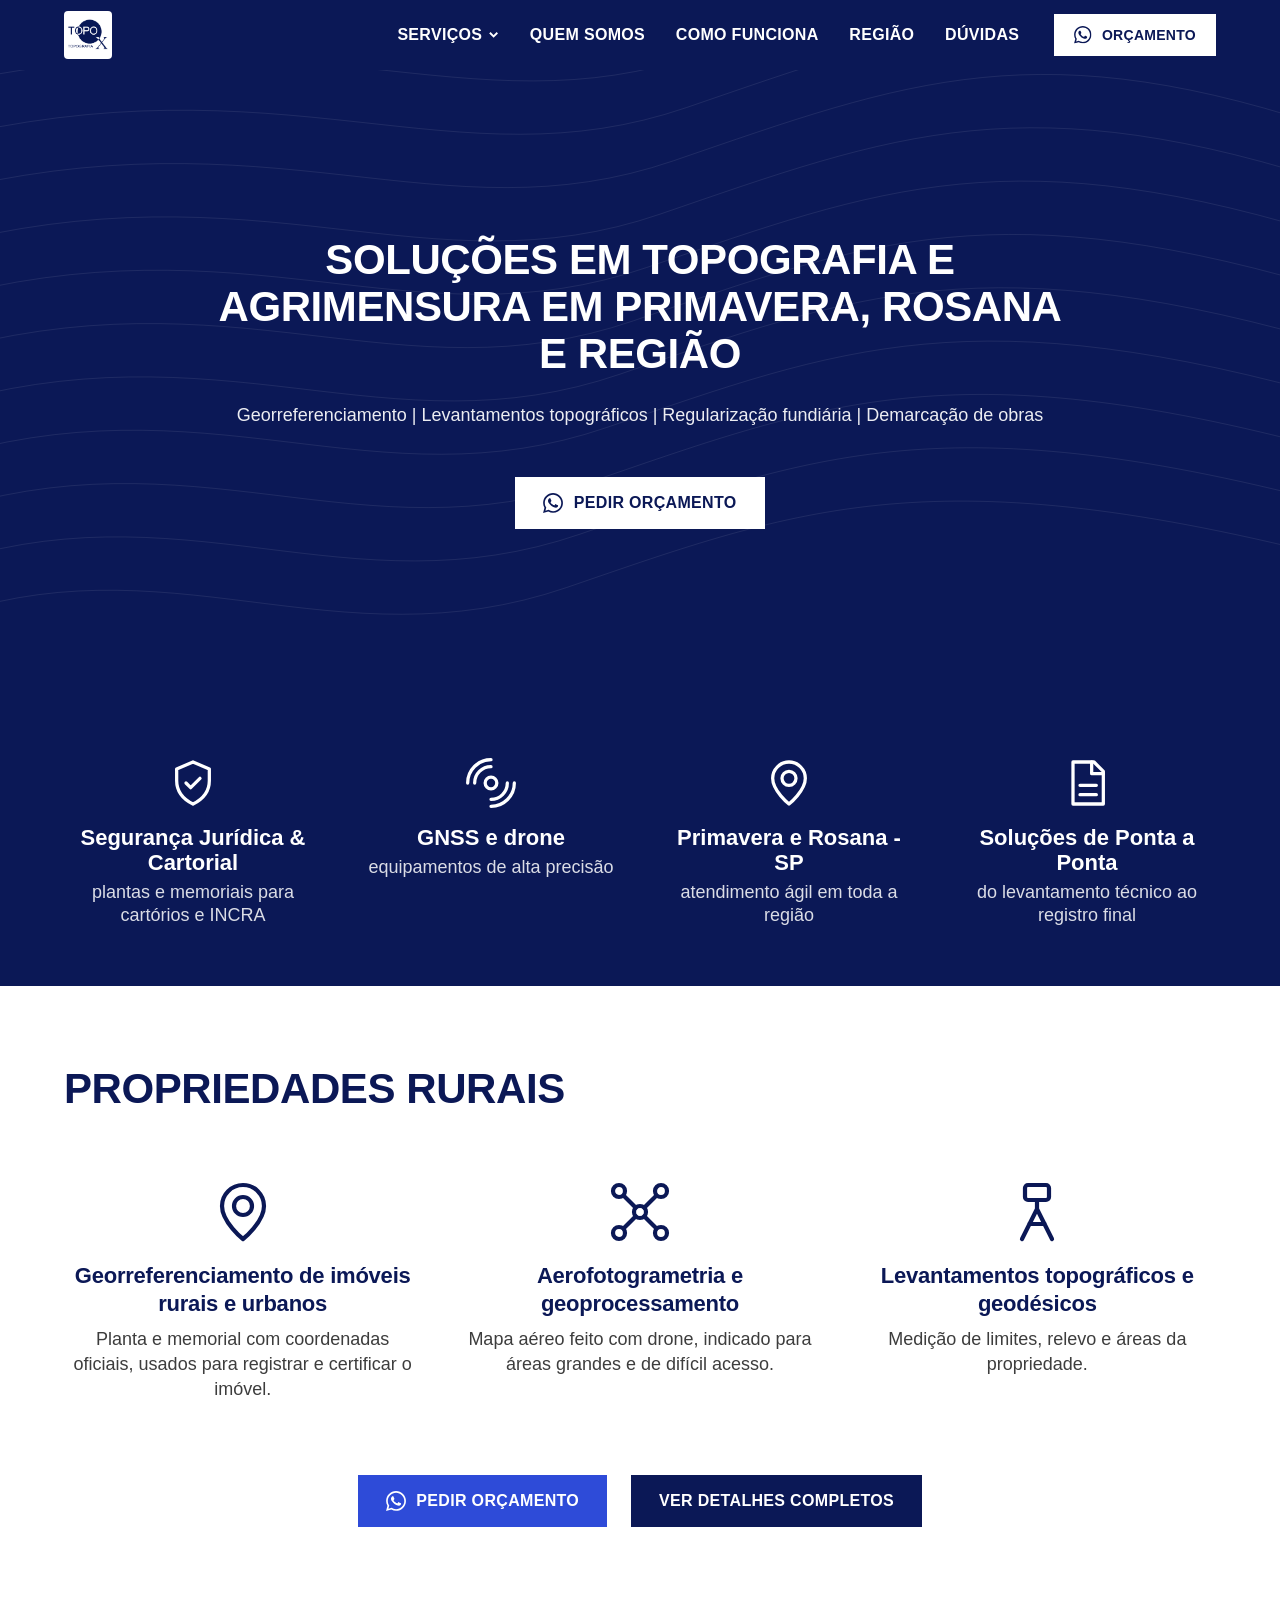
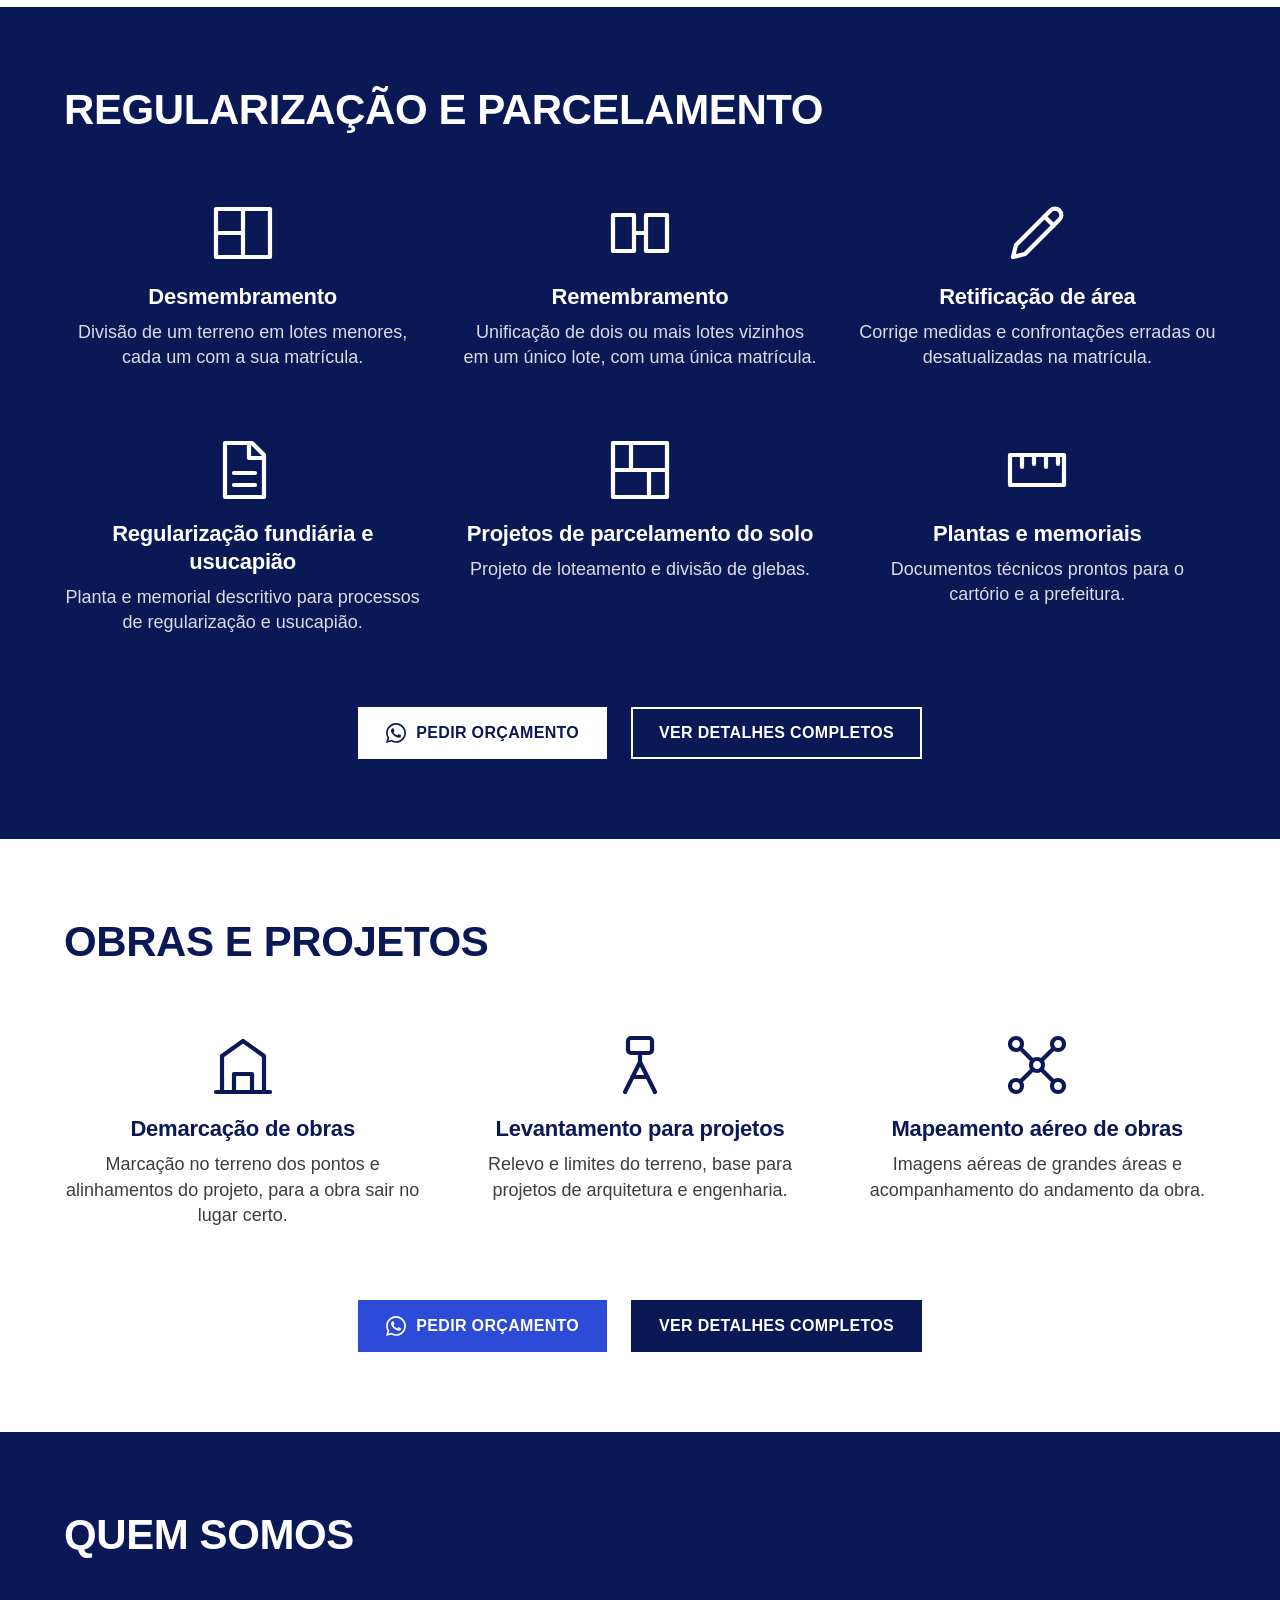
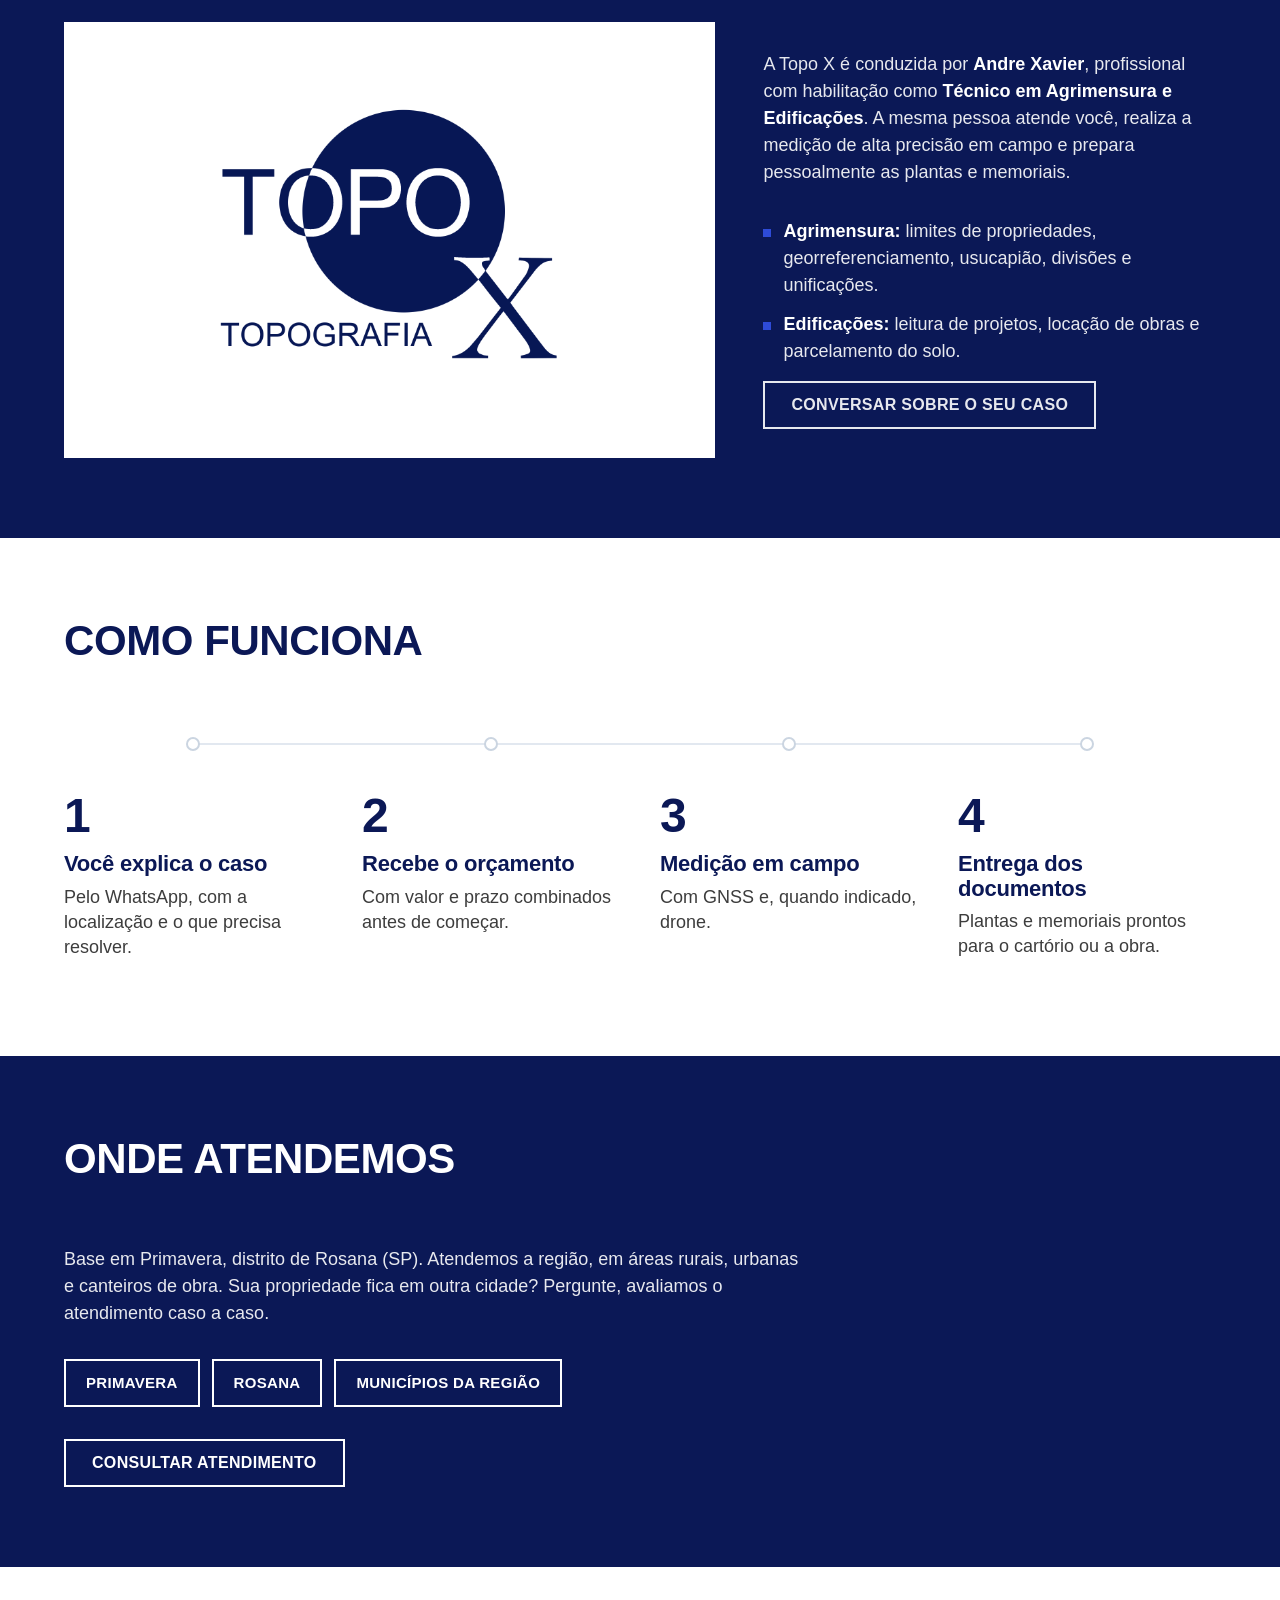
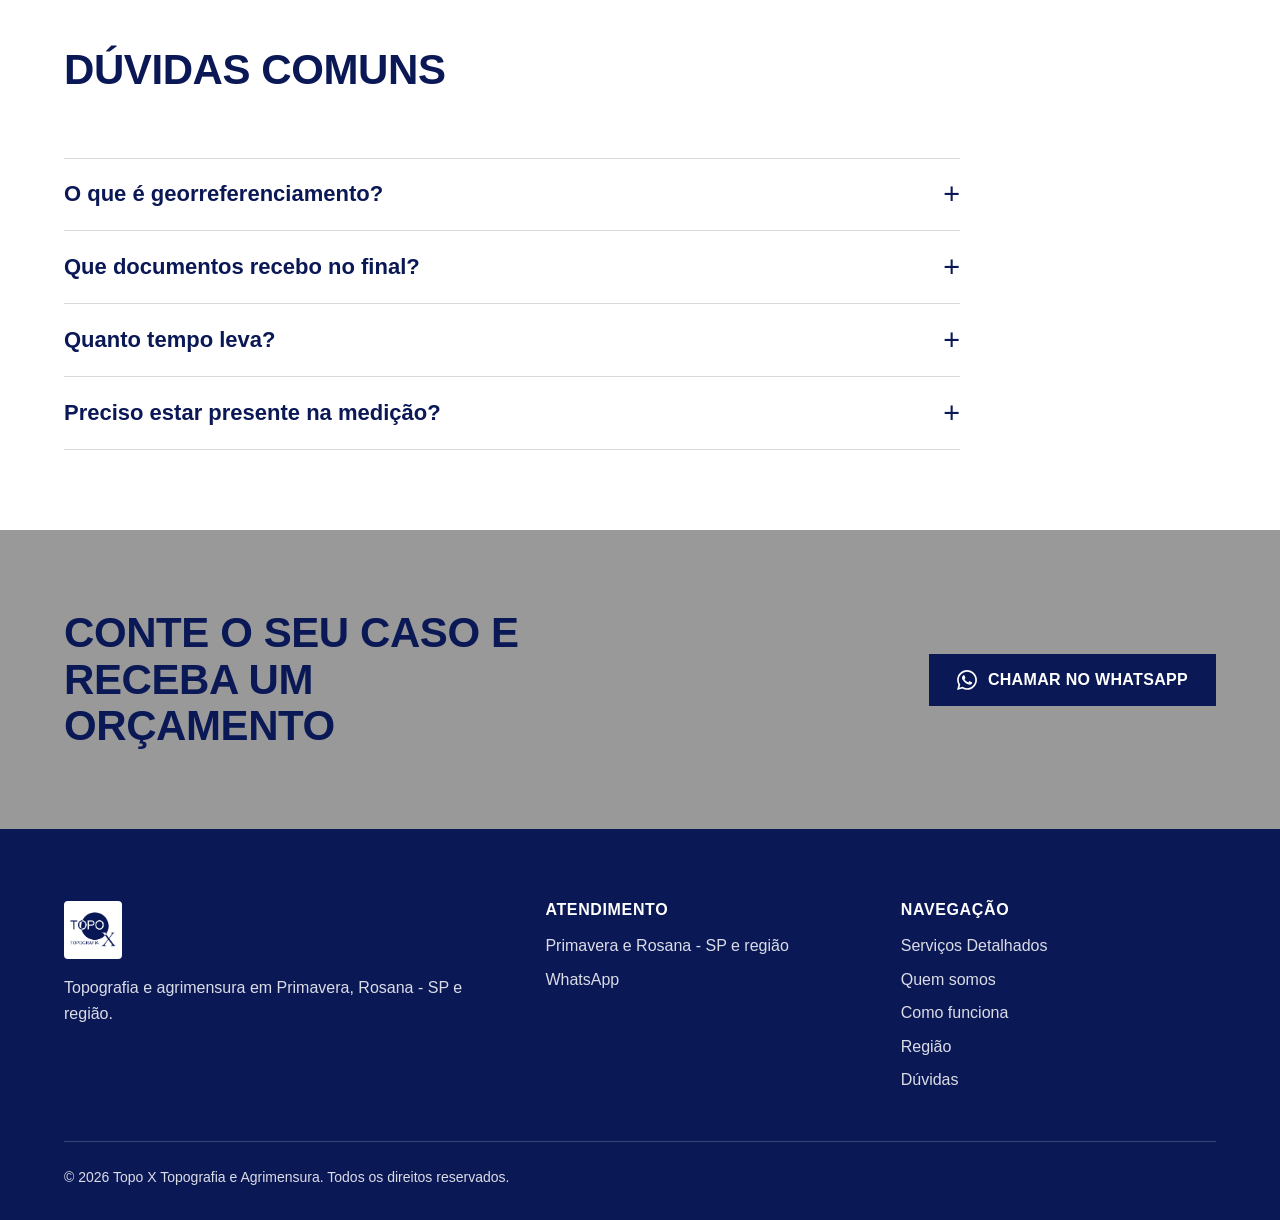
<file: index.html>
<!DOCTYPE html>
<html lang="pt-BR">

<head>
  <meta charset="UTF-8">
  <meta name="viewport" content="width=device-width, initial-scale=1">
  <title>Topo X | Soluções em Topografia e Agrimensura em Primavera, Rosana e região</title>
  <meta name="description"
    content="Georreferenciamento, levantamentos topográficos, desmembramentos, usucapião, aerofotogrametria e demarcação de obras em Primavera, Rosana e região.">
  <link rel="icon" type="image/png" href="assets/img/logo-topox.png">

  <!-- Satoshi (Fontshare, uso comercial livre) -->
  <link rel="preconnect" href="https://api.fontshare.com">
  <link rel="preconnect" href="https://cdn.fontshare.com" crossorigin>
  <link rel="stylesheet" href="https://api.fontshare.com/v2/css?f[]=satoshi@300,400,500,700,900&display=swap">
  <link rel="stylesheet" href="css/style.css">
</head>

<body>
  <a class="sr-only" href="#conteudo">Pular para o conteúdo</a>

  <!-- Ícones reutilizáveis -->
  <svg width="0" height="0" style="position:absolute" aria-hidden="true">
    <symbol id="ico-whats" viewBox="0 0 24 24">
      <path
        d="M.057 24l1.687-6.163c-1.041-1.804-1.588-3.849-1.587-5.946.003-6.556 5.338-11.891 11.893-11.891 3.181.001 6.167 1.24 8.413 3.488 2.245 2.248 3.481 5.236 3.48 8.414-.003 6.557-5.338 11.892-11.893 11.892-1.99-.001-3.951-.5-5.688-1.448l-6.305 1.654zm6.597-3.807c1.676.995 3.276 1.591 5.392 1.592 5.448 0 9.886-4.434 9.889-9.885.002-5.462-4.415-9.89-9.881-9.892-5.452 0-9.887 4.434-9.889 9.884-.001 2.225.651 3.891 1.746 5.634l-.999 3.648 3.742-.981zm11.387-5.464c-.074-.124-.272-.198-.57-.347-.297-.149-1.758-.868-2.031-.967-.272-.099-.47-.149-.669.149-.198.297-.768.967-.941 1.165-.173.198-.347.223-.644.074-.297-.149-1.255-.462-2.39-1.475-.883-.788-1.48-1.761-1.653-2.059-.173-.297-.018-.458.13-.606.134-.133.297-.347.446-.521.151-.172.2-.296.3-.495.099-.198.05-.372-.025-.521-.075-.148-.669-1.611-.916-2.206-.242-.579-.487-.501-.669-.51l-.57-.01c-.198 0-.52.074-.792.372s-1.04 1.016-1.04 2.479 1.065 2.876 1.213 3.074c.149.198 2.095 3.2 5.076 4.487.709.306 1.263.489 1.694.626.712.226 1.36.194 1.872.118.571-.085 1.758-.719 2.006-1.413.248-.695.248-1.29.173-1.414z" />
    </symbol>
    <symbol id="i-seta" viewBox="0 0 12 12">
      <path d="M2 4l4 4 4-4" fill="none" stroke="currentColor" stroke-width="2" />
    </symbol>
    <symbol id="i-georef" viewBox="0 0 24 24">
      <path d="M12 21s-7-5.6-7-11a7 7 0 0 1 14 0c0 5.4-7 11-7 11z" />
      <circle cx="12" cy="10" r="3" />
    </symbol>
    <symbol id="i-topo" viewBox="0 0 24 24">
      <rect x="8" y="3" width="8" height="5" rx="1" />
      <path d="M12 8v3M7 21l5-10 5 10M9.4 16h5.2" />
    </symbol>
    <symbol id="i-drone" viewBox="0 0 24 24">
      <circle cx="12" cy="12" r="2" />
      <path d="M10.6 10.6L6.5 6.5M13.4 10.6l4.1-4.1M10.6 13.4l-4.1 4.1M13.4 13.4l4.1 4.1" />
      <circle cx="5" cy="5" r="2" />
      <circle cx="19" cy="5" r="2" />
      <circle cx="5" cy="19" r="2" />
      <circle cx="19" cy="19" r="2" />
    </symbol>
    <symbol id="i-obra" viewBox="0 0 24 24">
      <path d="M3 21h18M5 21V9l7-5 7 5v12M9 21v-6h6v6" />
    </symbol>
    <symbol id="i-desmembra" viewBox="0 0 24 24">
      <rect x="3" y="4" width="18" height="16" />
      <path d="M12 4v16M3 12h9" />
    </symbol>
    <symbol id="i-remembra" viewBox="0 0 24 24">
      <rect x="3" y="6" width="7" height="12" />
      <rect x="14" y="6" width="7" height="12" />
      <path d="M10 12h4" />
    </symbol>
    <symbol id="i-retifica" viewBox="0 0 24 24">
      <path d="M4 20l4-1L19.500 7.500a2.100 2.100 0 0 0-3-3L5 16l-1 4z" />
      <path d="M14.500 6.500l3 3" />
    </symbol>
    <symbol id="i-doc" viewBox="0 0 24 24">
      <path d="M6 3h9l4 4v14H6z" />
      <path d="M14 3v5h5M9 13h7M9 17h7" />
    </symbol>
    <symbol id="i-parcela" viewBox="0 0 24 24">
      <rect x="3" y="3" width="18" height="18" />
      <path d="M3 12h18M9 3v9M15 12v9" />
    </symbol>
    <symbol id="i-planta" viewBox="0 0 24 24">
      <path d="M3 7h18v10H3z" />
      <path d="M7 7v4M11 7v3M15 7v4M19 7v3" />
    </symbol>
    <symbol id="i-gnss" viewBox="0 0 24 24">
      <circle cx="12" cy="12" r="2.500" />
      <path d="M5 12a7 7 0 0 1 7-7M2 12A10 10 0 0 1 12 2M19 12a7 7 0 0 1-7 7M22 12a10 10 0 0 1-10 10" />
    </symbol>
    <symbol id="i-cert" viewBox="0 0 24 24">
      <path d="M12 3l7 3v5c0 5-3 8-7 10-4-2-7-5-7-10V6z" />
      <path d="M9 12l2 2 4-4" />
    </symbol>
    <symbol id="i-pessoa" viewBox="0 0 24 24">
      <circle cx="12" cy="8" r="4" />
      <path d="M4 21a8 8 0 0 1 16 0" />
    </symbol>
  </svg>

  <header class="header">
    <div class="container header__inner">
      <a class="header__logo" href="#inicio" aria-label="Topo X Topografia, início">
        <img src="assets/img/logo-topox.png" alt="Topo X Topografia" width="62" height="48">
      </a>
      <button class="nav__toggle" type="button" aria-expanded="false" aria-controls="nav-principal"
        aria-label="Abrir menu">
        <span></span><span></span><span></span>
      </button>
      <nav class="nav" id="nav-principal" aria-label="Menu principal">
        <ul class="nav__lista">
          <li class="nav__item nav__item--tem-filho">
            <a class="nav__link" href="servicos.html" aria-haspopup="true" aria-expanded="false">Serviços
              <svg class="nav__seta" aria-hidden="true">
                <use href="#i-seta" />
              </svg>
            </a>
            <ul class="nav__sub">
              <li><a href="servicos.html">Ver todos os serviços detalhados</a></li>
              <li><a href="servicos.html#detalhe-georreferenciamento">Propriedades rurais (INCRA)</a></li>
              <li><a href="servicos.html#detalhe-desmembramento">Regularização e parcelamento</a></li>
              <li><a href="servicos.html#detalhe-obras">Obras e projetos</a></li>
            </ul>
          </li>
          <li class="nav__item"><a class="nav__link" href="#quem-somos">Quem somos</a></li>
          <li class="nav__item"><a class="nav__link" href="#como-funciona">Como funciona</a></li>
          <li class="nav__item"><a class="nav__link" href="#regiao">Região</a></li>
          <li class="nav__item"><a class="nav__link" href="#duvidas">Dúvidas</a></li>
          <li class="nav__item nav__cta">
            <a class="btn btn--cheio btn--pequeno" href="https://wa.me/5518981477228"
              data-wa="Ola! Gostaria de fazer um orçamento.">
              <svg aria-hidden="true">
                <use href="#ico-whats" />
              </svg> Orçamento
            </a>
          </li>
        </ul>
      </nav>
    </div>
  </header>

  <main id="conteudo">

    <!-- HERO -->
    <section class="hero" id="inicio">
      <div class="hero__midia" aria-hidden="true"></div>
      <!-- Mira do instrumento: converge e trava antes de o título entrar -->
      <div class="hero__mira" aria-hidden="true">
        <span class="mira-v"></span>
        <span class="mira-h"></span>
      </div>
      <div class="hero__traco" aria-hidden="true"></div>
      <div class="hero__conteudo">
        <h1 class="hero__titulo">
          <span class="linha"><span style="--i:0">Soluções em Topografia</span></span>
          <span class="linha"><span style="--i:1">e Agrimensura em Primavera,</span></span>
          <span class="linha"><span style="--i:2">Rosana e região</span></span>
        </h1>
        <p class="hero__sub">Georreferenciamento | Levantamentos topográficos | Regularização fundiária | Demarcação de
          obras</p>
        <a class="btn btn--cheio" href="https://wa.me/5518981477228" data-wa="Ola! Gostaria de fazer um orçamento.">
          <svg aria-hidden="true">
            <use href="#ico-whats" />
          </svg> Pedir orçamento
        </a>
      </div>
    </section>

    <!-- DESTAQUES -->
    <section class="secao--preto secao--stats" aria-label="Destaques">
      <div class="container">
        <div class="grade">
          <div class="stats" data-grupo>
            <div class="stat">
              <div class="stat__icone"><svg class="ico" aria-hidden="true">
                  <use href="#i-cert" />
                </svg></div>
              <p class="stat__numero">Segurança Jurídica & Cartorial</p>
              <p class="stat__label">plantas e memoriais para cartórios e INCRA</p>
            </div>
            <div class="stat">
              <div class="stat__icone"><svg class="ico" aria-hidden="true">
                  <use href="#i-gnss" />
                </svg></div>
              <p class="stat__numero">GNSS e drone</p>
              <p class="stat__label">equipamentos de alta precisão</p>
            </div>
            <div class="stat">
              <div class="stat__icone"><svg class="ico" aria-hidden="true">
                  <use href="#i-georef" />
                </svg></div>
              <p class="stat__numero">Primavera e Rosana - SP</p>
              <p class="stat__label">atendimento ágil em toda a região</p>
            </div>
            <div class="stat">
              <div class="stat__icone"><svg class="ico" aria-hidden="true">
                  <use href="#i-doc" />
                </svg></div>
              <p class="stat__numero">Soluções de Ponta a Ponta</p>
              <p class="stat__label">do levantamento técnico ao registro final</p>
            </div>
          </div>
        </div>
      </div>
    </section>

    <!-- SERVIÇOS: PROPRIEDADES RURAIS (branco) -->
    <section class="secao--branco faixa" id="propriedades-rurais">
      <span id="servicos"></span>
      <div class="container">
        <div class="grade">
          <h2 class="titulo-secao" data-revelar>Propriedades rurais</h2>
          <div class="servicos servicos--3" data-grupo>
            <article class="servico">
              <div class="servico__icone"><svg class="ico" aria-hidden="true">
                  <use href="#i-georef" />
                </svg></div>
              <h3 class="servico__titulo">Georreferenciamento de imóveis rurais e urbanos</h3>
              <p class="servico__texto">Planta e memorial com coordenadas oficiais, usados para registrar e certificar o
                imóvel.</p>
            </article>
            <article class="servico">
              <div class="servico__icone"><svg class="ico" aria-hidden="true">
                  <use href="#i-drone" />
                </svg></div>
              <h3 class="servico__titulo">Aerofotogrametria e geoprocessamento</h3>
              <p class="servico__texto">Mapa aéreo feito com drone, indicado para áreas grandes e de difícil acesso.</p>
            </article>
            <article class="servico">
              <div class="servico__icone"><svg class="ico" aria-hidden="true">
                  <use href="#i-topo" />
                </svg></div>
              <h3 class="servico__titulo">Levantamentos topográficos e geodésicos</h3>
              <p class="servico__texto">Medição de limites, relevo e áreas da propriedade.</p>
            </article>
          </div>
          <div class="servicos__rodape">
            <a class="btn btn--cheio" href="https://wa.me/5518981477228"
              data-wa="Olá! Tenho uma propriedade rural e gostaria de um orçamento.">
              <svg aria-hidden="true">
                <use href="#ico-whats" />
              </svg> Pedir orçamento
            </a>
            <a class="btn btn--preto" href="servicos.html#detalhe-georreferenciamento">
              Ver detalhes completos
            </a>
          </div>
        </div>
      </div>
    </section>

    <!-- SERVIÇOS: REGULARIZAÇÃO (preto) -->
    <section class="secao--preto faixa" id="regularizacao">
      <div class="container">
        <div class="grade">
          <h2 class="titulo-secao" data-revelar>Regularização e parcelamento</h2>
          <div class="servicos servicos--3" data-grupo>
            <article class="servico">
              <div class="servico__icone"><svg class="ico" aria-hidden="true">
                  <use href="#i-desmembra" />
                </svg></div>
              <h3 class="servico__titulo">Desmembramento</h3>
              <p class="servico__texto">Divisão de um terreno em lotes menores, cada um com a sua matrícula.</p>
            </article>
            <article class="servico">
              <div class="servico__icone"><svg class="ico" aria-hidden="true">
                  <use href="#i-remembra" />
                </svg></div>
              <h3 class="servico__titulo">Remembramento</h3>
              <p class="servico__texto">Unificação de dois ou mais lotes vizinhos em um único lote, com uma única
                matrícula.</p>
            </article>
            <article class="servico">
              <div class="servico__icone"><svg class="ico" aria-hidden="true">
                  <use href="#i-retifica" />
                </svg></div>
              <h3 class="servico__titulo">Retificação de área</h3>
              <p class="servico__texto">Corrige medidas e confrontações erradas ou desatualizadas na matrícula.</p>
            </article>
            <article class="servico">
              <div class="servico__icone"><svg class="ico" aria-hidden="true">
                  <use href="#i-doc" />
                </svg></div>
              <h3 class="servico__titulo">Regularização fundiária e usucapião</h3>
              <p class="servico__texto">Planta e memorial descritivo para processos de regularização e usucapião.</p>
            </article>
            <article class="servico">
              <div class="servico__icone"><svg class="ico" aria-hidden="true">
                  <use href="#i-parcela" />
                </svg></div>
              <h3 class="servico__titulo">Projetos de parcelamento do solo</h3>
              <p class="servico__texto">Projeto de loteamento e divisão de glebas.</p>
            </article>
            <article class="servico">
              <div class="servico__icone"><svg class="ico" aria-hidden="true">
                  <use href="#i-planta" />
                </svg></div>
              <h3 class="servico__titulo">Plantas e memoriais</h3>
              <p class="servico__texto">Documentos técnicos prontos para o cartório e a prefeitura.</p>
            </article>
          </div>
          <div class="servicos__rodape">
            <a class="btn btn--cheio" href="https://wa.me/5518981477228"
              data-wa="Olá! Preciso regularizar ou dividir um terreno e gostaria de um orçamento.">
              <svg aria-hidden="true">
                <use href="#ico-whats" />
              </svg> Pedir orçamento
            </a>
            <a class="btn btn--claro" href="servicos.html#detalhe-desmembramento">
              Ver detalhes completos
            </a>
          </div>
        </div>
      </div>
    </section>

    <!-- SERVIÇOS: OBRAS (branco) -->
    <section class="secao--branco faixa" id="obras">
      <div class="container">
        <div class="grade">
          <h2 class="titulo-secao" data-revelar>Obras e projetos</h2>
          <div class="servicos servicos--3" data-grupo>
            <article class="servico">
              <div class="servico__icone"><svg class="ico" aria-hidden="true">
                  <use href="#i-obra" />
                </svg></div>
              <h3 class="servico__titulo">Demarcação de obras</h3>
              <p class="servico__texto">Marcação no terreno dos pontos e alinhamentos do projeto, para a obra sair no
                lugar certo.</p>
            </article>
            <article class="servico">
              <div class="servico__icone"><svg class="ico" aria-hidden="true">
                  <use href="#i-topo" />
                </svg></div>
              <h3 class="servico__titulo">Levantamento para projetos</h3>
              <p class="servico__texto">Relevo e limites do terreno, base para projetos de arquitetura e engenharia.</p>
            </article>
            <article class="servico">
              <div class="servico__icone"><svg class="ico" aria-hidden="true">
                  <use href="#i-drone" />
                </svg></div>
              <h3 class="servico__titulo">Mapeamento aéreo de obras</h3>
              <p class="servico__texto">Imagens aéreas de grandes áreas e acompanhamento do andamento da obra.</p>
            </article>
          </div>
          <div class="servicos__rodape">
            <a class="btn btn--cheio" href="https://wa.me/5518981477228"
              data-wa="Olá! Tenho uma obra e gostaria de um orçamento de topografia.">
              <svg aria-hidden="true">
                <use href="#ico-whats" />
              </svg> Pedir orçamento
            </a>
            <a class="btn btn--preto" href="servicos.html#detalhe-obras">
              Ver detalhes completos
            </a>
          </div>
        </div>
      </div>
    </section>

    <!-- QUEM SOMOS (preto, dividido) -->
    <section class="secao--preto faixa" id="quem-somos">
      <div class="container">
        <div class="grade">
          <h2 class="titulo-secao">Quem somos</h2>
          <div class="split">
            <div class="split__midia">
              <img src="assets/img/logo-topox.png" alt="Logotipo Topo X Topografia" width="400" height="400"
                loading="lazy">
            </div>
            <div class="split__texto">
              <p>A Topo X é conduzida por <strong>Andre Xavier</strong>, profissional com habilitação como
                <strong>Técnico em Agrimensura e Edificações</strong>. A mesma pessoa atende você, realiza a medição de
                alta precisão em campo e prepara pessoalmente as plantas e memoriais.</p>
              <ul class="formacao">
                <li><strong>Agrimensura:</strong> limites de propriedades, georreferenciamento, usucapião, divisões e
                  unificações.</li>
                <li><strong>Edificações:</strong> leitura de projetos, locação de obras e parcelamento do solo.</li>
              </ul>
              <a class="btn btn--claro" href="https://wa.me/5518981477228"
                data-wa="Olá! Gostaria de conversar sobre o meu projeto.">Conversar sobre o seu caso</a>
            </div>
          </div>
        </div>
      </div>
    </section>

    <!-- COMO FUNCIONA (branco) -->
    <section class="secao--branco faixa" id="como-funciona">
      <div class="container">
        <div class="grade">
          <h2 class="titulo-secao">Como funciona</h2>
          <div class="etapas-fluxo">
            <!-- Trilha e seta que corre entre as 4 etapas -->
            <div class="etapas__trilha" aria-hidden="true">
              <div class="etapas__linha-base"></div>
              <div class="etapas__linha-progresso"></div>
              <div class="etapas__marcos">
                <span class="etapas__marco" title="Etapa 1"></span>
                <span class="etapas__marco" title="Etapa 2"></span>
                <span class="etapas__marco" title="Etapa 3"></span>
                <span class="etapas__marco" title="Etapa 4"></span>
              </div>
              <div class="etapas__seta-runner" aria-hidden="true">
                <svg viewBox="0 0 16 16" focusable="false" aria-hidden="true">
                  <path d="M4 8h8M8 4l4 4-4 4" />
                </svg>
              </div>
            </div>

            <ol class="etapas">
              <li>
                <h3>Você explica o caso</h3>
                <p>Pelo WhatsApp, com a localização e o que precisa resolver.</p>
                <div class="etapa__seta-mobile" aria-hidden="true">
                  <svg viewBox="0 0 16 16" focusable="false">
                    <path d="M8 3v10M4 9l4 4 4-4" />
                  </svg>
                </div>
              </li>
              <li>
                <h3>Recebe o orçamento</h3>
                <p>Com valor e prazo combinados antes de começar.</p>
                <div class="etapa__seta-mobile" aria-hidden="true">
                  <svg viewBox="0 0 16 16" focusable="false">
                    <path d="M8 3v10M4 9l4 4 4-4" />
                  </svg>
                </div>
              </li>
              <li>
                <h3>Medição em campo</h3>
                <p>Com GNSS e, quando indicado, drone.</p>
                <div class="etapa__seta-mobile" aria-hidden="true">
                  <svg viewBox="0 0 16 16" focusable="false">
                    <path d="M8 3v10M4 9l4 4 4-4" />
                  </svg>
                </div>
              </li>
              <li>
                <h3>Entrega dos documentos</h3>
                <p>Plantas e memoriais prontos para o cartório ou a obra.</p>
              </li>
            </ol>
          </div>
        </div>
      </div>
    </section>

    <!-- REGIÃO (preto) -->
    <section class="secao--preto faixa" id="regiao">
      <div class="container">
        <div class="grade">
          <h2 class="titulo-secao">Onde atendemos</h2>
          <p class="regiao__texto">Base em Primavera, distrito de Rosana (SP). Atendemos a região, em áreas rurais,
            urbanas e canteiros de obra. Sua propriedade fica em outra cidade? Pergunte, avaliamos o atendimento caso a
            caso.</p>
          <ul class="regiao__lista">
            <li>Primavera</li>
            <li>Rosana</li>
            <li>Municípios da região</li>
          </ul>
          <a class="btn btn--claro" href="https://wa.me/5518981477228"
            data-wa="Olá! Gostaria de saber se vocês atendem a minha cidade.">Consultar atendimento</a>
        </div>
      </div>
    </section>

    <!-- DÚVIDAS (branco) -->
    <section class="secao--branco faixa" id="duvidas">
      <div class="container">
        <div class="grade">
          <h2 class="titulo-secao">Dúvidas comuns</h2>
          <div class="faq">
            <details>
              <summary>O que é georreferenciamento?</summary>
              <p>É a medição dos limites do imóvel com coordenadas oficiais. O resultado é uma planta e um memorial
                descritivo usados para registrar e certificar a propriedade.</p>
            </details>
            <details>
              <summary>Que documentos recebo no final?</summary>
              <p>Depende do serviço. Em geral, planta, memorial descritivo e arquivos digitais, com a responsabilidade
                técnica do profissional. Combinamos tudo no orçamento.</p>
            </details>
            <details>
              <summary>Quanto tempo leva?</summary>
              <p>Varia com o tamanho da área, o relevo e o serviço. Informamos o prazo junto com o orçamento.</p>
            </details>
            <details>
              <summary>Preciso estar presente na medição?</summary>
              <p>Na maioria dos casos, basta alguém indicar os limites do imóvel e liberar o acesso. Explicamos o que
                for necessário ao combinar o serviço.</p>
            </details>
          </div>
        </div>
      </div>
    </section>

    <!-- CHAMADA FINAL (faixa cinza) -->
    <section class="final" id="contato">
      <div class="container">
        <div class="grade final__in">
          <h2>Conte o seu caso e receba um orçamento</h2>
          <a class="btn btn--preto" href="https://wa.me/5518981477228" data-wa="Ola! Gostaria de fazer um orçamento.">
            <svg aria-hidden="true">
              <use href="#ico-whats" />
            </svg> Chamar no WhatsApp
          </a>
        </div>
      </div>
    </section>
  </main>

  <footer class="rodape">
    <div class="container">
      <div class="grade">
        <div class="rodape__in">
          <div class="rodape__logo">
            <img src="assets/img/logo-topox.png" alt="Topo X Topografia" width="75" height="58" loading="lazy">
            <p>Topografia e agrimensura em Primavera, Rosana - SP e região.</p>
          </div>
          <div>
            <h2>Atendimento</h2>
            <ul>
              <li>Primavera e Rosana - SP e região</li>
              <li><a href="https://wa.me/5518981477228" data-wa="Ola! Gostaria de fazer um orçamento.">WhatsApp</a></li>
            </ul>
          </div>
          <div>
            <h2>Navegação</h2>
            <ul>
              <li><a href="servicos.html">Serviços Detalhados</a></li>
              <li><a href="#quem-somos">Quem somos</a></li>
              <li><a href="#como-funciona">Como funciona</a></li>
              <li><a href="#regiao">Região</a></li>
              <li><a href="#duvidas">Dúvidas</a></li>
            </ul>
          </div>
        </div>
        <small>&copy; <span id="ano"></span> Topo X Topografia e Agrimensura. Todos os direitos reservados.</small>
      </div>
    </div>
  </footer>

  <script src="js/main.js" defer></script>
</body>

</html>
</file>
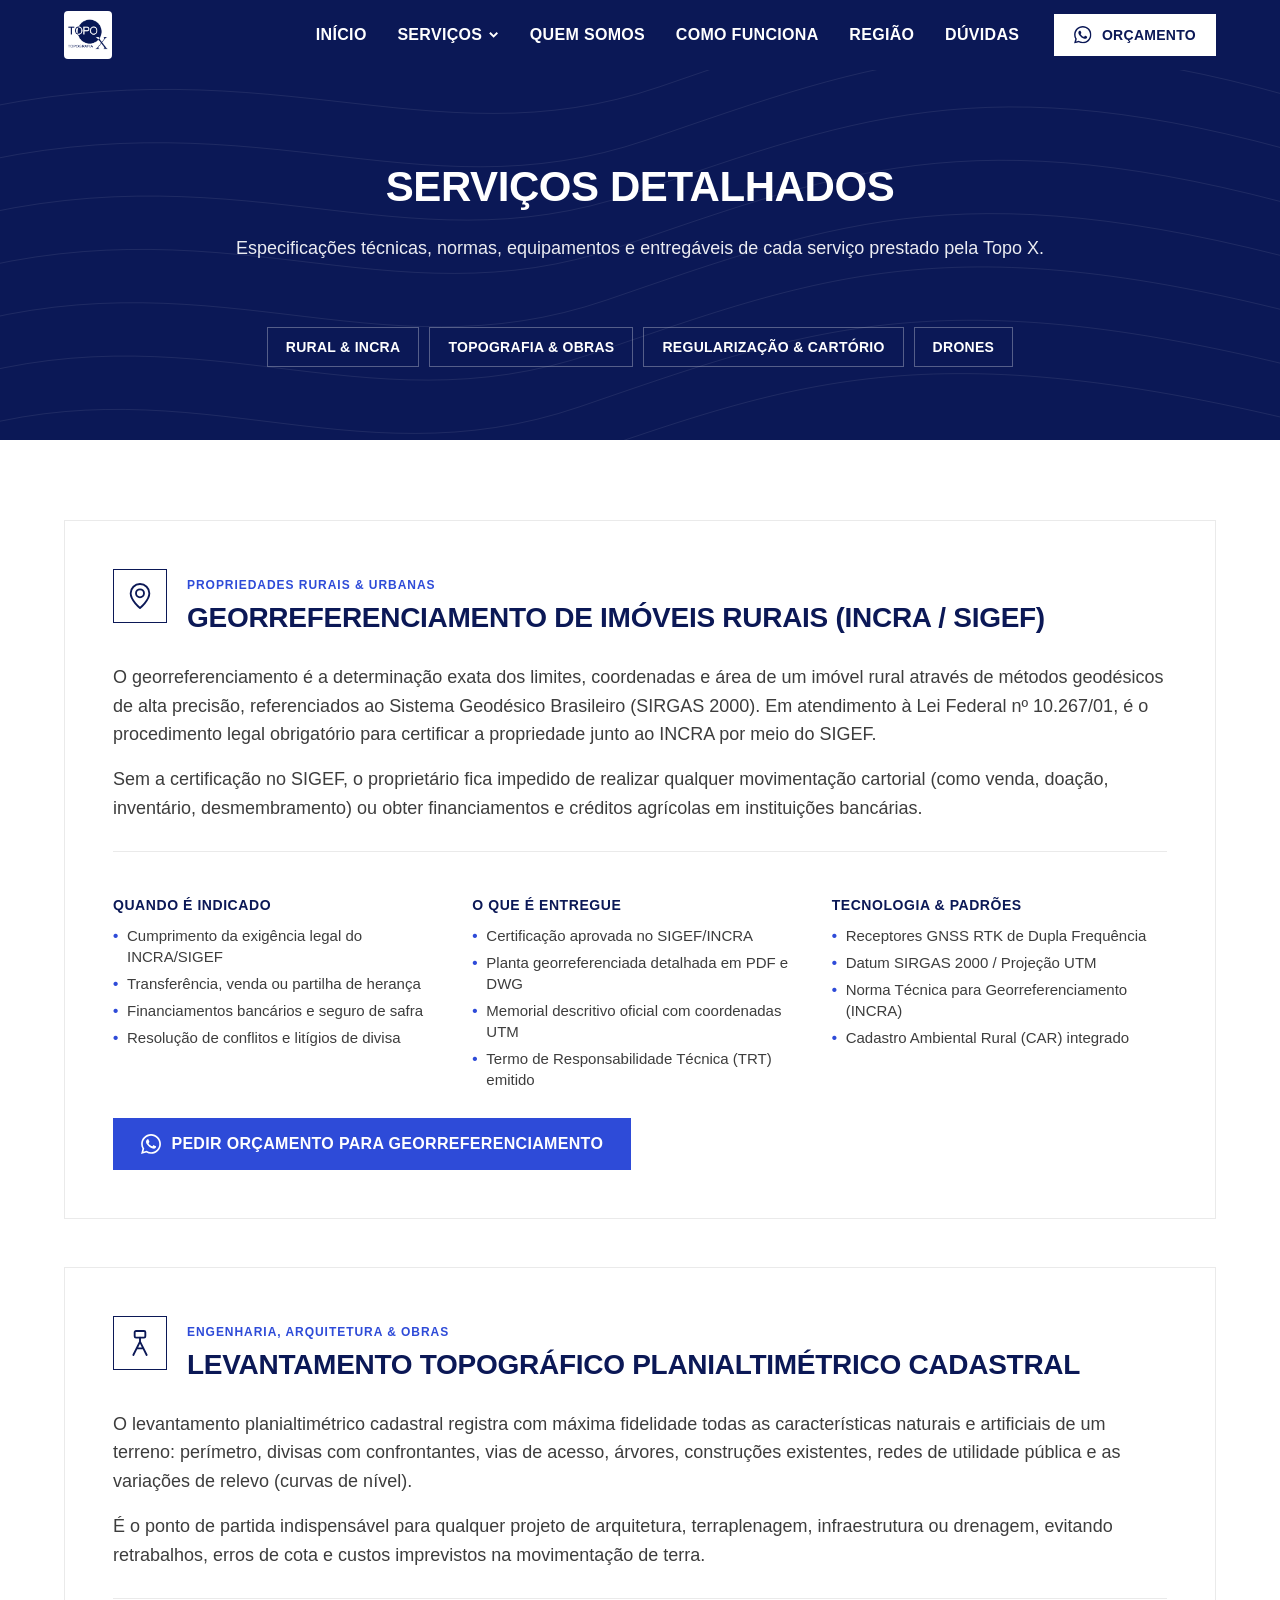
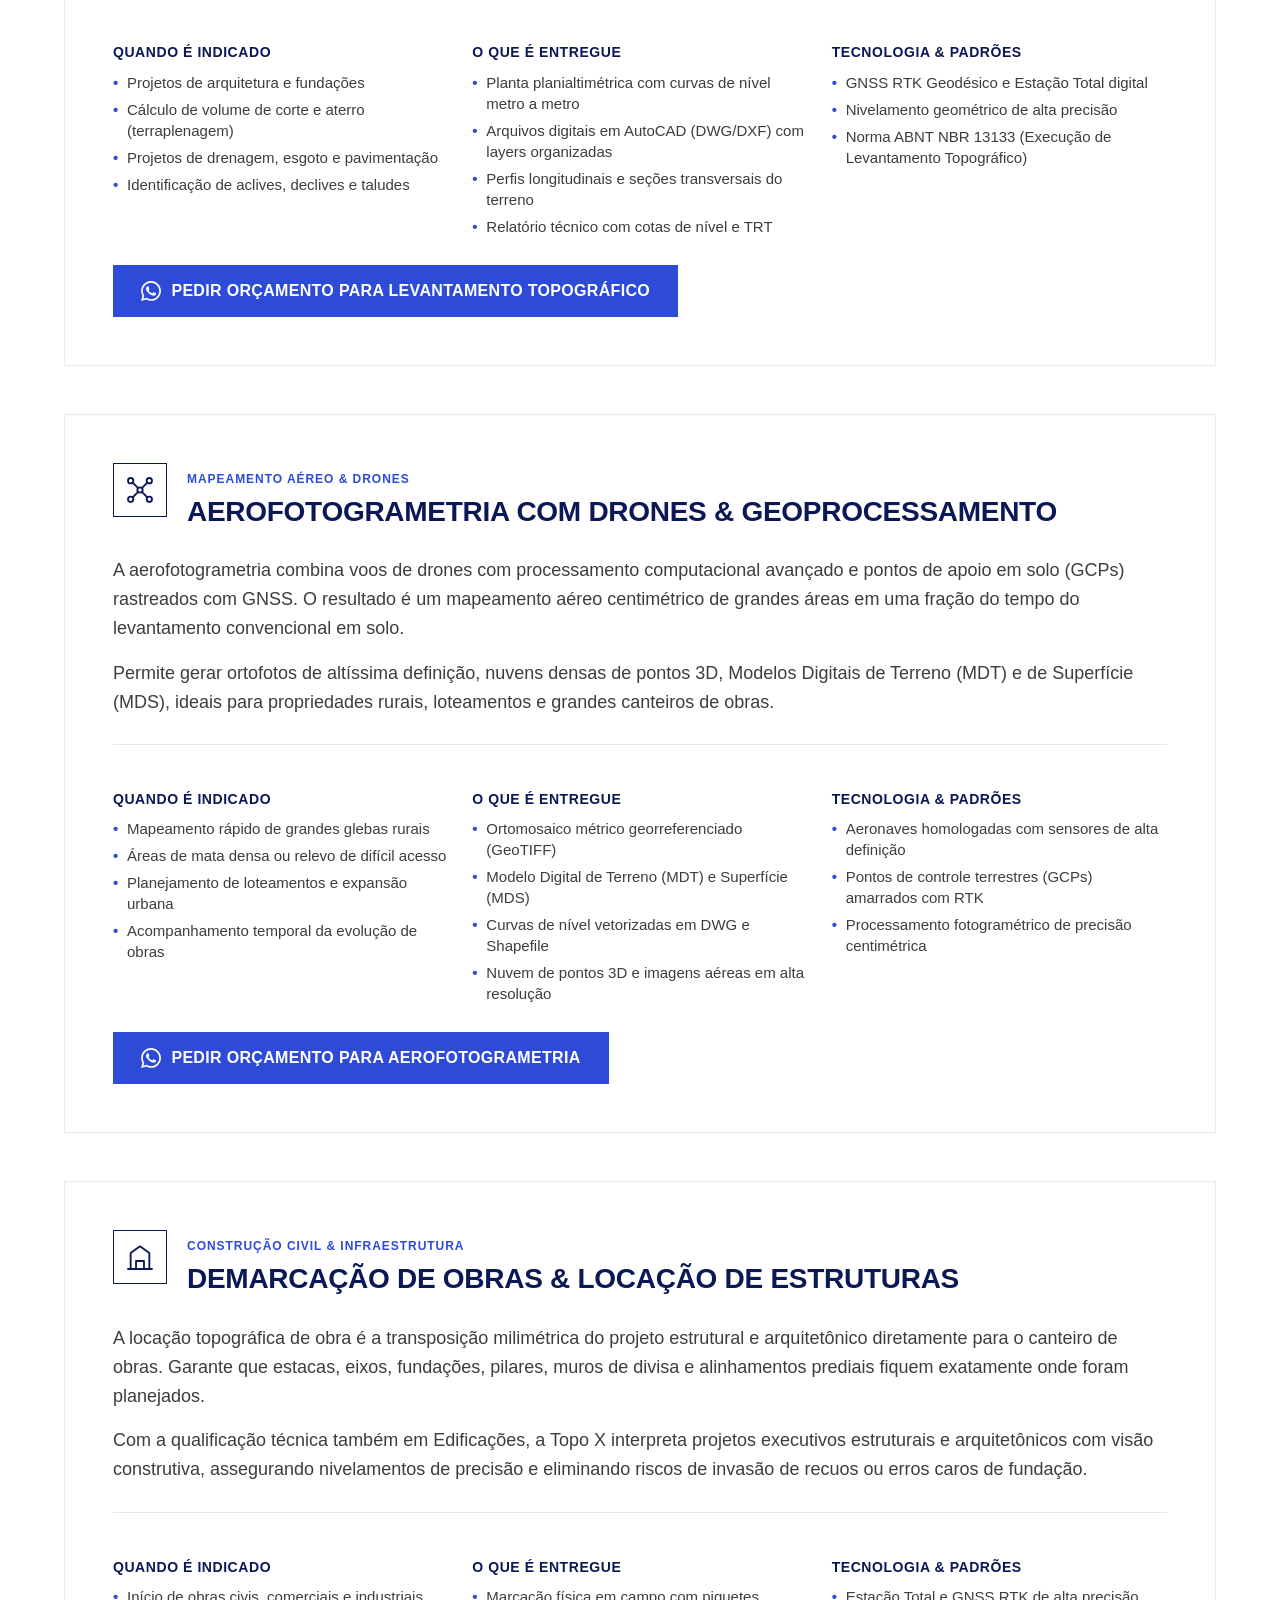
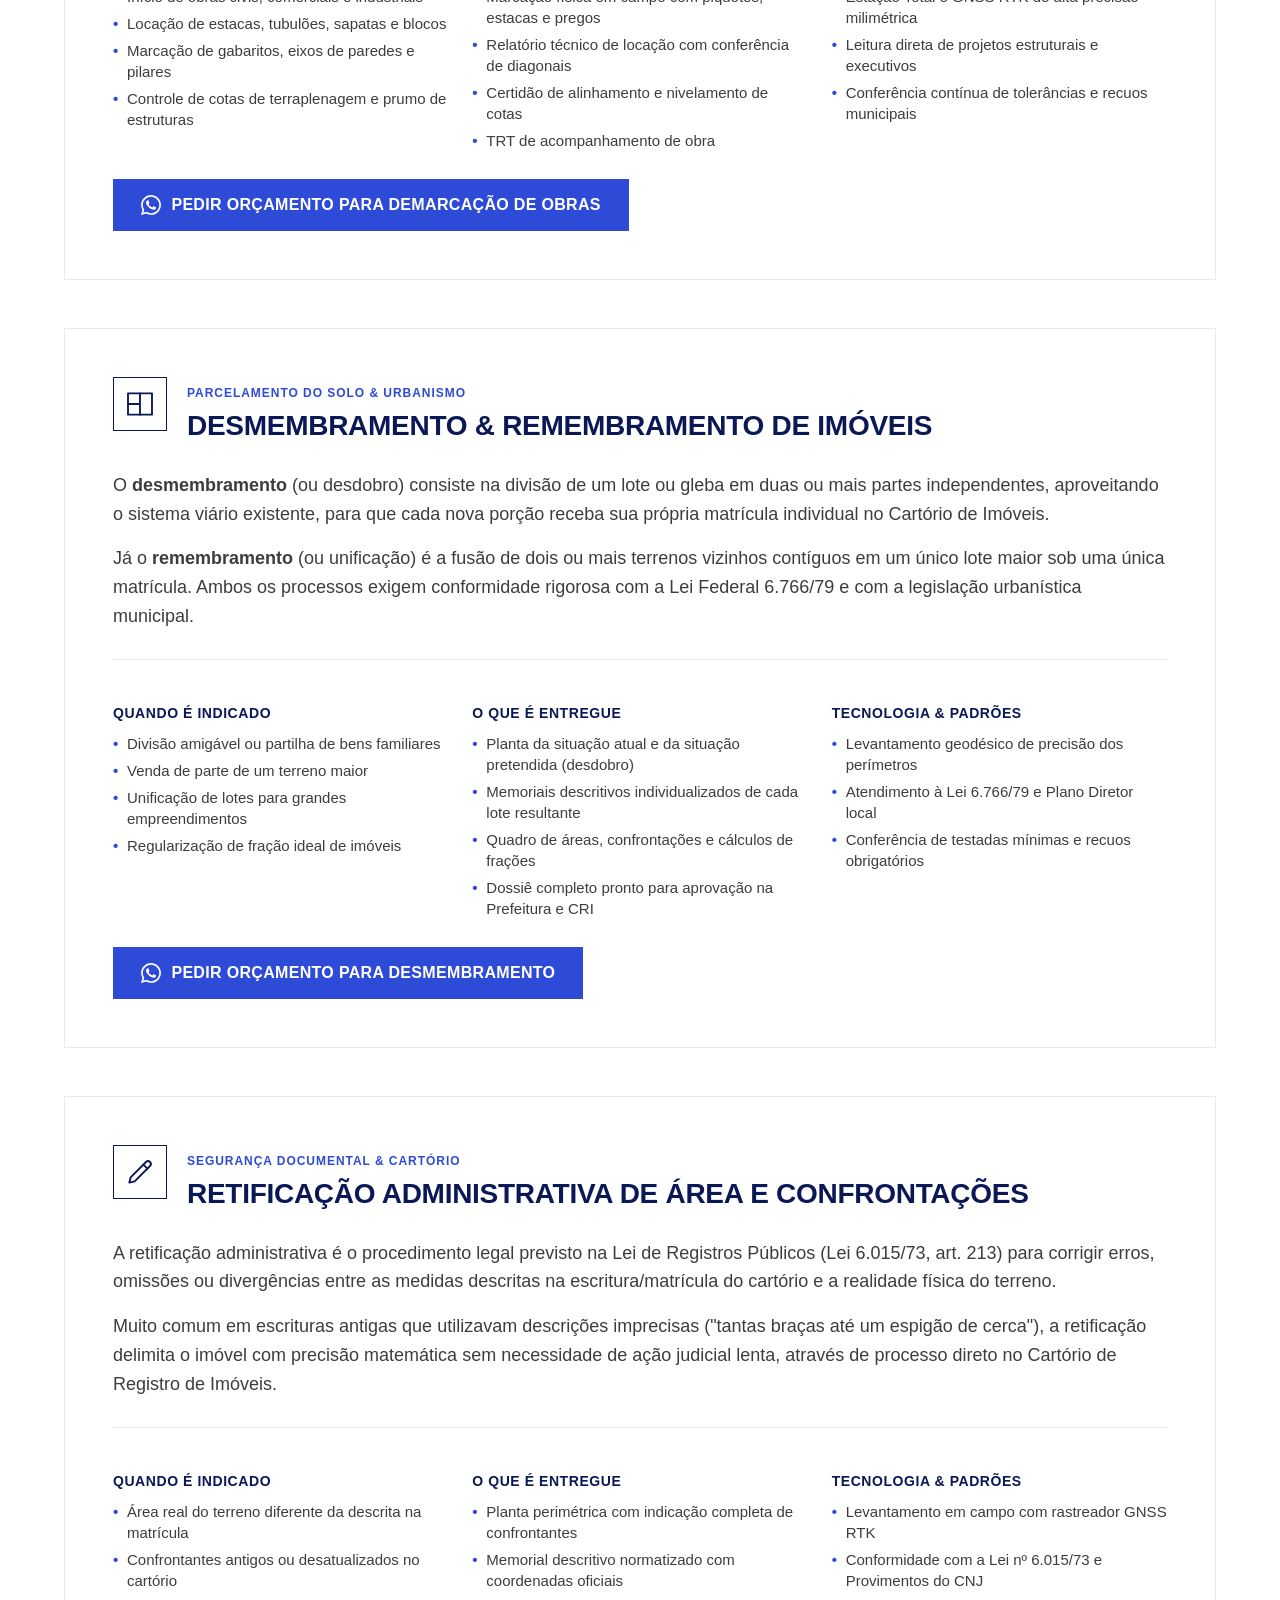
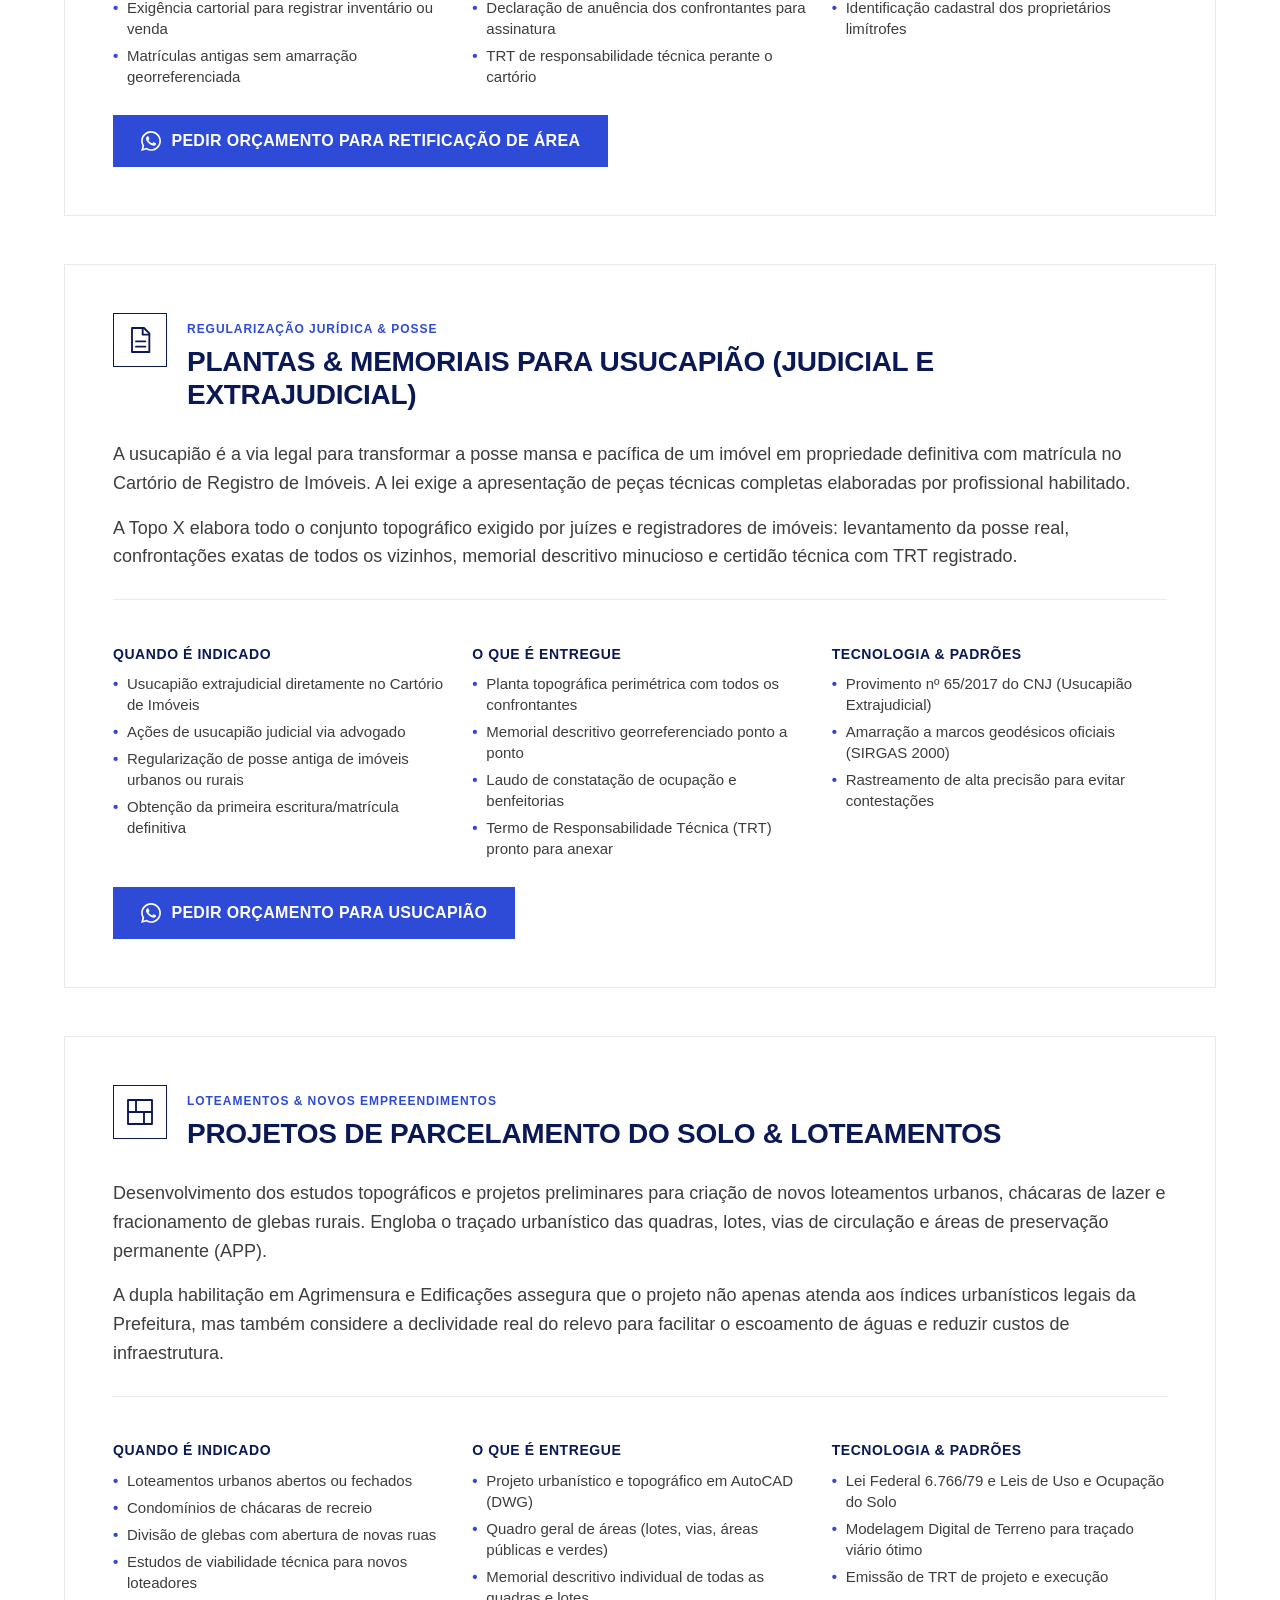
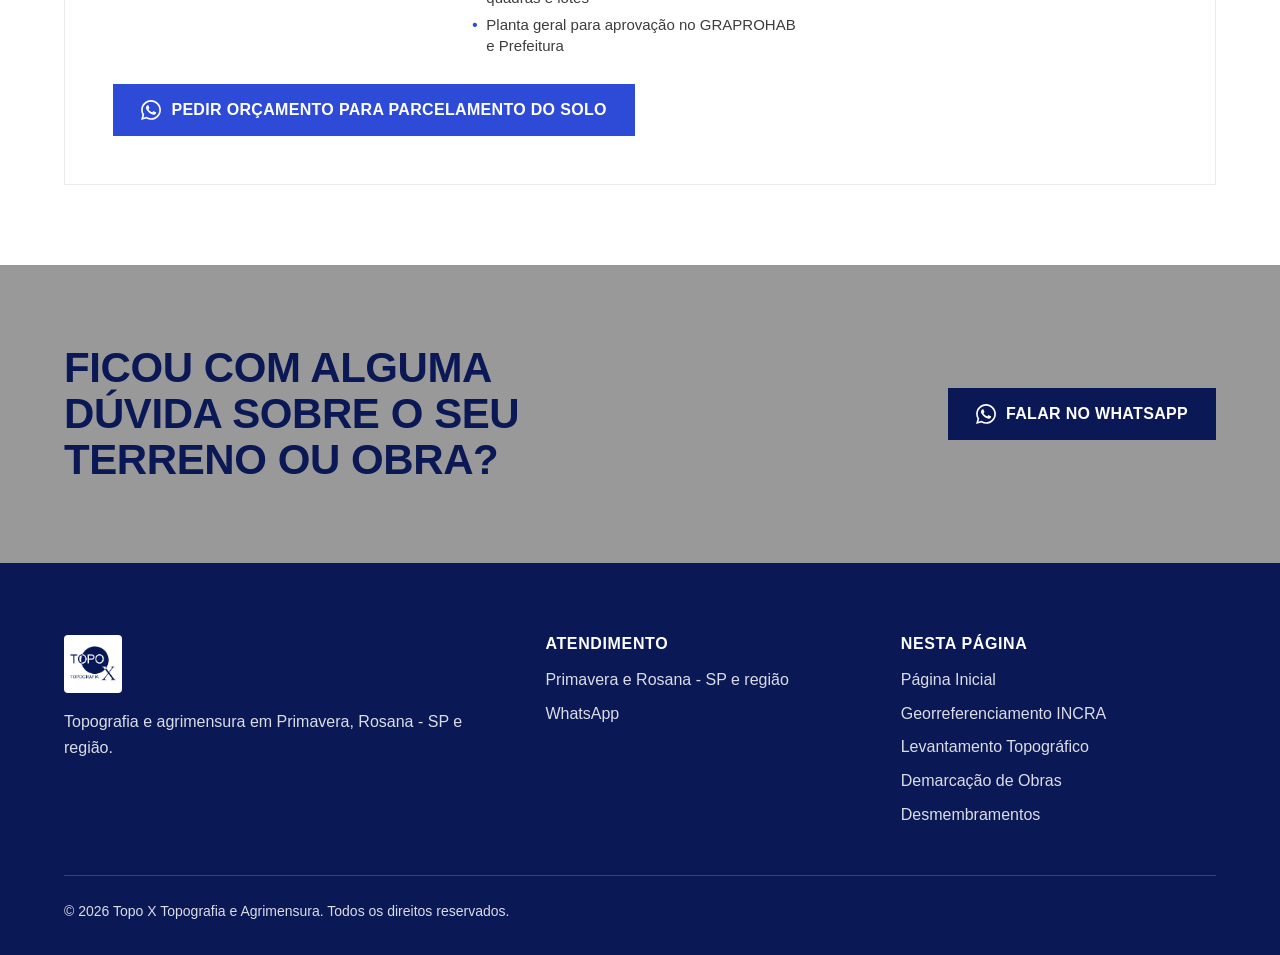
<file: servicos.html>
<!DOCTYPE html>
<html lang="pt-BR">
<head>
  <meta charset="UTF-8">
  <meta name="viewport" content="width=device-width, initial-scale=1">
  <title>Serviços Detalhados de Topografia e Agrimensura | Topo X</title>
  <meta name="description" content="Guia completo dos serviços de topografia, georreferenciamento INCRA, aerofotogrametria com drone, demarcação de obras e regularização fundiária da Topo X.">
  <link rel="icon" type="image/png" href="assets/img/logo-topox.png">

  <!-- Satoshi (Fontshare, uso comercial livre) -->
  <link rel="preconnect" href="https://api.fontshare.com">
  <link rel="preconnect" href="https://cdn.fontshare.com" crossorigin>
  <link rel="stylesheet" href="https://api.fontshare.com/v2/css?f[]=satoshi@300,400,500,700,900&display=swap">
  <link rel="stylesheet" href="css/style.css">
</head>
<body>
  <a class="sr-only" href="#conteudo">Pular para o conteúdo</a>

  <!-- Ícones reutilizáveis -->
  <svg width="0" height="0" style="position:absolute" aria-hidden="true">
    <symbol id="ico-whats" viewBox="0 0 24 24">
      <path d="M.057 24l1.687-6.163c-1.041-1.804-1.588-3.849-1.587-5.946.003-6.556 5.338-11.891 11.893-11.891 3.181.001 6.167 1.24 8.413 3.488 2.245 2.248 3.481 5.236 3.48 8.414-.003 6.557-5.338 11.892-11.893 11.892-1.99-.001-3.951-.5-5.688-1.448l-6.305 1.654zm6.597-3.807c1.676.995 3.276 1.591 5.392 1.592 5.448 0 9.886-4.434 9.889-9.885.002-5.462-4.415-9.89-9.881-9.892-5.452 0-9.887 4.434-9.889 9.884-.001 2.225.651 3.891 1.746 5.634l-.999 3.648 3.742-.981zm11.387-5.464c-.074-.124-.272-.198-.57-.347-.297-.149-1.758-.868-2.031-.967-.272-.099-.47-.149-.669.149-.198.297-.768.967-.941 1.165-.173.198-.347.223-.644.074-.297-.149-1.255-.462-2.39-1.475-.883-.788-1.48-1.761-1.653-2.059-.173-.297-.018-.458.13-.606.134-.133.297-.347.446-.521.151-.172.2-.296.3-.495.099-.198.05-.372-.025-.521-.075-.148-.669-1.611-.916-2.206-.242-.579-.487-.501-.669-.51l-.57-.01c-.198 0-.52.074-.792.372s-1.04 1.016-1.04 2.479 1.065 2.876 1.213 3.074c.149.198 2.095 3.2 5.076 4.487.709.306 1.263.489 1.694.626.712.226 1.36.194 1.872.118.571-.085 1.758-.719 2.006-1.413.248-.695.248-1.29.173-1.414z"/>
    </symbol>
    <symbol id="i-seta" viewBox="0 0 12 12"><path d="M2 4l4 4 4-4" fill="none" stroke="currentColor" stroke-width="2"/></symbol>
    <symbol id="i-georef" viewBox="0 0 24 24"><path d="M12 21s-7-5.6-7-11a7 7 0 0 1 14 0c0 5.4-7 11-7 11z"/><circle cx="12" cy="10" r="3"/></symbol>
    <symbol id="i-topo" viewBox="0 0 24 24"><rect x="8" y="3" width="8" height="5" rx="1"/><path d="M12 8v3M7 21l5-10 5 10M9.4 16h5.2"/></symbol>
    <symbol id="i-drone" viewBox="0 0 24 24"><circle cx="12" cy="12" r="2"/><path d="M10.6 10.6L6.5 6.5M13.4 10.6l4.1-4.1M10.6 13.4l-4.1 4.1M13.4 13.4l4.1 4.1"/><circle cx="5" cy="5" r="2"/><circle cx="19" cy="5" r="2"/><circle cx="5" cy="19" r="2"/><circle cx="19" cy="19" r="2"/></symbol>
    <symbol id="i-obra" viewBox="0 0 24 24"><path d="M3 21h18M5 21V9l7-5 7 5v12M9 21v-6h6v6"/></symbol>
    <symbol id="i-desmembra" viewBox="0 0 24 24"><rect x="3" y="4" width="18" height="16"/><path d="M12 4v16M3 12h9"/></symbol>
    <symbol id="i-remembra" viewBox="0 0 24 24"><rect x="3" y="6" width="7" height="12"/><rect x="14" y="6" width="7" height="12"/><path d="M10 12h4"/></symbol>
    <symbol id="i-retifica" viewBox="0 0 24 24"><path d="M4 20l4-1L19.500 7.500a2.100 2.100 0 0 0-3-3L5 16l-1 4z"/><path d="M14.500 6.500l3 3"/></symbol>
    <symbol id="i-doc" viewBox="0 0 24 24"><path d="M6 3h9l4 4v14H6z"/><path d="M14 3v5h5M9 13h7M9 17h7"/></symbol>
    <symbol id="i-parcela" viewBox="0 0 24 24"><rect x="3" y="3" width="18" height="18"/><path d="M3 12h18M9 3v9M15 12v9"/></symbol>
    <symbol id="i-planta" viewBox="0 0 24 24"><path d="M3 7h18v10H3z"/><path d="M7 7v4M11 7v3M15 7v4M19 7v3"/></symbol>
    <symbol id="i-gnss" viewBox="0 0 24 24"><circle cx="12" cy="12" r="2.500"/><path d="M5 12a7 7 0 0 1 7-7M2 12A10 10 0 0 1 12 2M19 12a7 7 0 0 1-7 7M22 12a10 10 0 0 1-10 10"/></symbol>
    <symbol id="i-cert" viewBox="0 0 24 24"><path d="M12 3l7 3v5c0 5-3 8-7 10-4-2-7-5-7-10V6z"/><path d="M9 12l2 2 4-4"/></symbol>
  </svg>

  <header class="header">
    <div class="container header__inner">
      <a class="header__logo" href="index.html" aria-label="Topo X Topografia, início">
        <img src="assets/img/logo-topox.png" alt="Topo X Topografia" width="62" height="48">
      </a>
      <button class="nav__toggle" type="button" aria-expanded="false" aria-controls="nav-principal" aria-label="Abrir menu">
        <span></span><span></span><span></span>
      </button>
      <nav class="nav" id="nav-principal" aria-label="Menu principal">
        <ul class="nav__lista">
          <li class="nav__item"><a class="nav__link" href="index.html">Início</a></li>
          <li class="nav__item nav__item--tem-filho">
            <a class="nav__link" href="#conteudo" aria-haspopup="true" aria-expanded="false">Serviços
              <svg class="nav__seta" aria-hidden="true"><use href="#i-seta"/></svg>
            </a>
            <ul class="nav__sub">
              <li><a href="#detalhe-georreferenciamento">Georreferenciamento INCRA</a></li>
              <li><a href="#detalhe-levantamento">Levantamento Topográfico</a></li>
              <li><a href="#detalhe-drone">Aerofotogrametria com Drone</a></li>
              <li><a href="#detalhe-obras">Demarcação de Obras</a></li>
              <li><a href="#detalhe-desmembramento">Desmembramento & Remembramento</a></li>
              <li><a href="#detalhe-retificacao">Retificação de Área</a></li>
              <li><a href="#detalhe-usucapiao">Regularização & Usucapião</a></li>
              <li><a href="#detalhe-parcelamento">Parcelamento do Solo</a></li>
            </ul>
          </li>
          <li class="nav__item"><a class="nav__link" href="index.html#quem-somos">Quem somos</a></li>
          <li class="nav__item"><a class="nav__link" href="index.html#como-funciona">Como funciona</a></li>
          <li class="nav__item"><a class="nav__link" href="index.html#regiao">Região</a></li>
          <li class="nav__item"><a class="nav__link" href="index.html#duvidas">Dúvidas</a></li>
          <li class="nav__item nav__cta">
            <a class="btn btn--cheio btn--pequeno" href="https://wa.me/5518981477228" data-wa="Ola! Gostaria de fazer um orçamento.">
              <svg aria-hidden="true"><use href="#ico-whats"/></svg> Orçamento
            </a>
          </li>
        </ul>
      </nav>
    </div>
  </header>

  <main id="conteudo">

    <!-- HERO DA PÁGINA INTERNA -->
    <section class="hero hero--interna">
      <div class="hero__midia" aria-hidden="true"></div>
      <div class="hero__conteudo">
        <h1 class="hero__titulo">Serviços Detalhados</h1>
        <p class="hero__sub">Especificações técnicas, normas, equipamentos e entregáveis de cada serviço prestado pela Topo X.</p>
        <div class="pills">
          <a class="pill" href="#detalhe-georreferenciamento">Rural & INCRA</a>
          <a class="pill" href="#detalhe-levantamento">Topografia & Obras</a>
          <a class="pill" href="#detalhe-desmembramento">Regularização & Cartório</a>
          <a class="pill" href="#detalhe-drone">Drones</a>
        </div>
      </div>
    </section>

    <!-- LISTA COMPLETA DOS SERVIÇOS DETALHADOS -->
    <section class="secao--branco faixa">
      <div class="container"><div class="grade servicos-detalhados">

        <!-- 1. GEORREFERENCIAMENTO -->
        <article class="card-detalhe" id="detalhe-georreferenciamento">
          <div class="card-detalhe__topo">
            <div class="card-detalhe__icone"><svg class="ico" aria-hidden="true"><use href="#i-georef"/></svg></div>
            <div class="card-detalhe__titulos">
              <span class="card-detalhe__cat">Propriedades Rurais & Urbanas</span>
              <h2 class="card-detalhe__titulo">Georreferenciamento de Imóveis Rurais (INCRA / SIGEF)</h2>
            </div>
          </div>
          <div class="card-detalhe__descricao">
            <p>O georreferenciamento é a determinação exata dos limites, coordenadas e área de um imóvel rural através de métodos geodésicos de alta precisão, referenciados ao Sistema Geodésico Brasileiro (SIRGAS 2000). Em atendimento à Lei Federal nº 10.267/01, é o procedimento legal obrigatório para certificar a propriedade junto ao INCRA por meio do SIGEF.</p>
            <p>Sem a certificação no SIGEF, o proprietário fica impedido de realizar qualquer movimentação cartorial (como venda, doação, inventário, desmembramento) ou obter financiamentos e créditos agrícolas em instituições bancárias.</p>
          </div>
          <div class="meta-grid">
            <div class="meta-box">
              <h4>Quando é indicado</h4>
              <ul>
                <li>Cumprimento da exigência legal do INCRA/SIGEF</li>
                <li>Transferência, venda ou partilha de herança</li>
                <li>Financiamentos bancários e seguro de safra</li>
                <li>Resolução de conflitos e litígios de divisa</li>
              </ul>
            </div>
            <div class="meta-box">
              <h4>O que é entregue</h4>
              <ul>
                <li>Certificação aprovada no SIGEF/INCRA</li>
                <li>Planta georreferenciada detalhada em PDF e DWG</li>
                <li>Memorial descritivo oficial com coordenadas UTM</li>
                <li>Termo de Responsabilidade Técnica (TRT) emitido</li>
              </ul>
            </div>
            <div class="meta-box">
              <h4>Tecnologia & Padrões</h4>
              <ul>
                <li>Receptores GNSS RTK de Dupla Frequência</li>
                <li>Datum SIRGAS 2000 / Projeção UTM</li>
                <li>Norma Técnica para Georreferenciamento (INCRA)</li>
                <li>Cadastro Ambiental Rural (CAR) integrado</li>
              </ul>
            </div>
          </div>
          <div class="card-detalhe__acoes">
            <a class="btn btn--cheio" href="https://wa.me/5518981477228" data-wa="Olá! Gostaria de solicitar um orçamento para Georreferenciamento de Imóvel Rural.">
              <svg aria-hidden="true"><use href="#ico-whats"/></svg> Pedir orçamento para Georreferenciamento
            </a>
          </div>
        </article>

        <!-- 2. LEVANTAMENTO TOPOGRÁFICO -->
        <article class="card-detalhe" id="detalhe-levantamento">
          <div class="card-detalhe__topo">
            <div class="card-detalhe__icone"><svg class="ico" aria-hidden="true"><use href="#i-topo"/></svg></div>
            <div class="card-detalhe__titulos">
              <span class="card-detalhe__cat">Engenharia, Arquitetura & Obras</span>
              <h2 class="card-detalhe__titulo">Levantamento Topográfico Planialtimétrico Cadastral</h2>
            </div>
          </div>
          <div class="card-detalhe__descricao">
            <p>O levantamento planialtimétrico cadastral registra com máxima fidelidade todas as características naturais e artificiais de um terreno: perímetro, divisas com confrontantes, vias de acesso, árvores, construções existentes, redes de utilidade pública e as variações de relevo (curvas de nível).</p>
            <p>É o ponto de partida indispensável para qualquer projeto de arquitetura, terraplenagem, infraestrutura ou drenagem, evitando retrabalhos, erros de cota e custos imprevistos na movimentação de terra.</p>
          </div>
          <div class="meta-grid">
            <div class="meta-box">
              <h4>Quando é indicado</h4>
              <ul>
                <li>Projetos de arquitetura e fundações</li>
                <li>Cálculo de volume de corte e aterro (terraplenagem)</li>
                <li>Projetos de drenagem, esgoto e pavimentação</li>
                <li>Identificação de aclives, declives e taludes</li>
              </ul>
            </div>
            <div class="meta-box">
              <h4>O que é entregue</h4>
              <ul>
                <li>Planta planialtimétrica com curvas de nível metro a metro</li>
                <li>Arquivos digitais em AutoCAD (DWG/DXF) com layers organizadas</li>
                <li>Perfis longitudinais e seções transversais do terreno</li>
                <li>Relatório técnico com cotas de nível e TRT</li>
              </ul>
            </div>
            <div class="meta-box">
              <h4>Tecnologia & Padrões</h4>
              <ul>
                <li>GNSS RTK Geodésico e Estação Total digital</li>
                <li>Nivelamento geométrico de alta precisão</li>
                <li>Norma ABNT NBR 13133 (Execução de Levantamento Topográfico)</li>
              </ul>
            </div>
          </div>
          <div class="card-detalhe__acoes">
            <a class="btn btn--cheio" href="https://wa.me/5518981477228" data-wa="Olá! Gostaria de um orçamento para Levantamento Topográfico Planialtimétrico.">
              <svg aria-hidden="true"><use href="#ico-whats"/></svg> Pedir orçamento para Levantamento Topográfico
            </a>
          </div>
        </article>

        <!-- 3. AEROFOTOGRAMETRIA -->
        <article class="card-detalhe" id="detalhe-drone">
          <div class="card-detalhe__topo">
            <div class="card-detalhe__icone"><svg class="ico" aria-hidden="true"><use href="#i-drone"/></svg></div>
            <div class="card-detalhe__titulos">
              <span class="card-detalhe__cat">Mapeamento Aéreo & Drones</span>
              <h2 class="card-detalhe__titulo">Aerofotogrametria com Drones & Geoprocessamento</h2>
            </div>
          </div>
          <div class="card-detalhe__descricao">
            <p>A aerofotogrametria combina voos de drones com processamento computacional avançado e pontos de apoio em solo (GCPs) rastreados com GNSS. O resultado é um mapeamento aéreo centimétrico de grandes áreas em uma fração do tempo do levantamento convencional em solo.</p>
            <p>Permite gerar ortofotos de altíssima definição, nuvens densas de pontos 3D, Modelos Digitais de Terreno (MDT) e de Superfície (MDS), ideais para propriedades rurais, loteamentos e grandes canteiros de obras.</p>
          </div>
          <div class="meta-grid">
            <div class="meta-box">
              <h4>Quando é indicado</h4>
              <ul>
                <li>Mapeamento rápido de grandes glebas rurais</li>
                <li>Áreas de mata densa ou relevo de difícil acesso</li>
                <li>Planejamento de loteamentos e expansão urbana</li>
                <li>Acompanhamento temporal da evolução de obras</li>
              </ul>
            </div>
            <div class="meta-box">
              <h4>O que é entregue</h4>
              <ul>
                <li>Ortomosaico métrico georreferenciado (GeoTIFF)</li>
                <li>Modelo Digital de Terreno (MDT) e Superfície (MDS)</li>
                <li>Curvas de nível vetorizadas em DWG e Shapefile</li>
                <li>Nuvem de pontos 3D e imagens aéreas em alta resolução</li>
              </ul>
            </div>
            <div class="meta-box">
              <h4>Tecnologia & Padrões</h4>
              <ul>
                <li>Aeronaves homologadas com sensores de alta definição</li>
                <li>Pontos de controle terrestres (GCPs) amarrados com RTK</li>
                <li>Processamento fotogramétrico de precisão centimétrica</li>
              </ul>
            </div>
          </div>
          <div class="card-detalhe__acoes">
            <a class="btn btn--cheio" href="https://wa.me/5518981477228" data-wa="Olá! Gostaria de solicitar um orçamento para Mapeamento Aéreo com Drones.">
              <svg aria-hidden="true"><use href="#ico-whats"/></svg> Pedir orçamento para Aerofotogrametria
            </a>
          </div>
        </article>

        <!-- 4. DEMARCAÇÃO DE OBRAS -->
        <article class="card-detalhe" id="detalhe-obras">
          <div class="card-detalhe__topo">
            <div class="card-detalhe__icone"><svg class="ico" aria-hidden="true"><use href="#i-obra"/></svg></div>
            <div class="card-detalhe__titulos">
              <span class="card-detalhe__cat">Construção Civil & Infraestrutura</span>
              <h2 class="card-detalhe__titulo">Demarcação de Obras & Locação de Estruturas</h2>
            </div>
          </div>
          <div class="card-detalhe__descricao">
            <p>A locação topográfica de obra é a transposição milimétrica do projeto estrutural e arquitetônico diretamente para o canteiro de obras. Garante que estacas, eixos, fundações, pilares, muros de divisa e alinhamentos prediais fiquem exatamente onde foram planejados.</p>
            <p>Com a qualificação técnica também em Edificações, a Topo X interpreta projetos executivos estruturais e arquitetônicos com visão construtiva, assegurando nivelamentos de precisão e eliminando riscos de invasão de recuos ou erros caros de fundação.</p>
          </div>
          <div class="meta-grid">
            <div class="meta-box">
              <h4>Quando é indicado</h4>
              <ul>
                <li>Início de obras civis, comerciais e industriais</li>
                <li>Locação de estacas, tubulões, sapatas e blocos</li>
                <li>Marcação de gabaritos, eixos de paredes e pilares</li>
                <li>Controle de cotas de terraplenagem e prumo de estruturas</li>
              </ul>
            </div>
            <div class="meta-box">
              <h4>O que é entregue</h4>
              <ul>
                <li>Marcação física em campo com piquetes, estacas e pregos</li>
                <li>Relatório técnico de locação com conferência de diagonais</li>
                <li>Certidão de alinhamento e nivelamento de cotas</li>
                <li>TRT de acompanhamento de obra</li>
              </ul>
            </div>
            <div class="meta-box">
              <h4>Tecnologia & Padrões</h4>
              <ul>
                <li>Estação Total e GNSS RTK de alta precisão milimétrica</li>
                <li>Leitura direta de projetos estruturais e executivos</li>
                <li>Conferência contínua de tolerâncias e recuos municipais</li>
              </ul>
            </div>
          </div>
          <div class="card-detalhe__acoes">
            <a class="btn btn--cheio" href="https://wa.me/5518981477228" data-wa="Olá! Gostaria de um orçamento para Demarcação e Locação de Obra.">
              <svg aria-hidden="true"><use href="#ico-whats"/></svg> Pedir orçamento para Demarcação de Obras
            </a>
          </div>
        </article>

        <!-- 5. DESMEMBRAMENTO E REMEMBRAMENTO -->
        <article class="card-detalhe" id="detalhe-desmembramento">
          <div class="card-detalhe__topo">
            <div class="card-detalhe__icone"><svg class="ico" aria-hidden="true"><use href="#i-desmembra"/></svg></div>
            <div class="card-detalhe__titulos">
              <span class="card-detalhe__cat">Parcelamento do Solo & Urbanismo</span>
              <h2 class="card-detalhe__titulo">Desmembramento & Remembramento de Imóveis</h2>
            </div>
          </div>
          <div class="card-detalhe__descricao">
            <p>O <strong>desmembramento</strong> (ou desdobro) consiste na divisão de um lote ou gleba em duas ou mais partes independentes, aproveitando o sistema viário existente, para que cada nova porção receba sua própria matrícula individual no Cartório de Imóveis.</p>
            <p>Já o <strong>remembramento</strong> (ou unificação) é a fusão de dois ou mais terrenos vizinhos contíguos em um único lote maior sob uma única matrícula. Ambos os processos exigem conformidade rigorosa com a Lei Federal 6.766/79 e com a legislação urbanística municipal.</p>
          </div>
          <div class="meta-grid">
            <div class="meta-box">
              <h4>Quando é indicado</h4>
              <ul>
                <li>Divisão amigável ou partilha de bens familiares</li>
                <li>Venda de parte de um terreno maior</li>
                <li>Unificação de lotes para grandes empreendimentos</li>
                <li>Regularização de fração ideal de imóveis</li>
              </ul>
            </div>
            <div class="meta-box">
              <h4>O que é entregue</h4>
              <ul>
                <li>Planta da situação atual e da situação pretendida (desdobro)</li>
                <li>Memoriais descritivos individualizados de cada lote resultante</li>
                <li>Quadro de áreas, confrontações e cálculos de frações</li>
                <li>Dossiê completo pronto para aprovação na Prefeitura e CRI</li>
              </ul>
            </div>
            <div class="meta-box">
              <h4>Tecnologia & Padrões</h4>
              <ul>
                <li>Levantamento geodésico de precisão dos perímetros</li>
                <li>Atendimento à Lei 6.766/79 e Plano Diretor local</li>
                <li>Conferência de testadas mínimas e recuos obrigatórios</li>
              </ul>
            </div>
          </div>
          <div class="card-detalhe__acoes">
            <a class="btn btn--cheio" href="https://wa.me/5518981477228" data-wa="Olá! Gostaria de um orçamento para Desmembramento ou Remembramento de terreno.">
              <svg aria-hidden="true"><use href="#ico-whats"/></svg> Pedir orçamento para Desmembramento
            </a>
          </div>
        </article>

        <!-- 6. RETIFICAÇÃO DE ÁREA -->
        <article class="card-detalhe" id="detalhe-retificacao">
          <div class="card-detalhe__topo">
            <div class="card-detalhe__icone"><svg class="ico" aria-hidden="true"><use href="#i-retifica"/></svg></div>
            <div class="card-detalhe__titulos">
              <span class="card-detalhe__cat">Segurança Documental & Cartório</span>
              <h2 class="card-detalhe__titulo">Retificação Administrativa de Área e Confrontações</h2>
            </div>
          </div>
          <div class="card-detalhe__descricao">
            <p>A retificação administrativa é o procedimento legal previsto na Lei de Registros Públicos (Lei 6.015/73, art. 213) para corrigir erros, omissões ou divergências entre as medidas descritas na escritura/matrícula do cartório e a realidade física do terreno.</p>
            <p>Muito comum em escrituras antigas que utilizavam descrições imprecisas ("tantas braças até um espigão de cerca"), a retificação delimita o imóvel com precisão matemática sem necessidade de ação judicial lenta, através de processo direto no Cartório de Registro de Imóveis.</p>
          </div>
          <div class="meta-grid">
            <div class="meta-box">
              <h4>Quando é indicado</h4>
              <ul>
                <li>Área real do terreno diferente da descrita na matrícula</li>
                <li>Confrontantes antigos ou desatualizados no cartório</li>
                <li>Exigência cartorial para registrar inventário ou venda</li>
                <li>Matrículas antigas sem amarração georreferenciada</li>
              </ul>
            </div>
            <div class="meta-box">
              <h4>O que é entregue</h4>
              <ul>
                <li>Planta perimétrica com indicação completa de confrontantes</li>
                <li>Memorial descritivo normatizado com coordenadas oficiais</li>
                <li>Declaração de anuência dos confrontantes para assinatura</li>
                <li>TRT de responsabilidade técnica perante o cartório</li>
              </ul>
            </div>
            <div class="meta-box">
              <h4>Tecnologia & Padrões</h4>
              <ul>
                <li>Levantamento em campo com rastreador GNSS RTK</li>
                <li>Conformidade com a Lei nº 6.015/73 e Provimentos do CNJ</li>
                <li>Identificação cadastral dos proprietários limítrofes</li>
              </ul>
            </div>
          </div>
          <div class="card-detalhe__acoes">
            <a class="btn btn--cheio" href="https://wa.me/5518981477228" data-wa="Olá! Gostaria de um orçamento para Retificação de Área em Cartório.">
              <svg aria-hidden="true"><use href="#ico-whats"/></svg> Pedir orçamento para Retificação de Área
            </a>
          </div>
        </article>

        <!-- 7. REGULARIZAÇÃO FUNDIÁRIA E USUCAPIÃO -->
        <article class="card-detalhe" id="detalhe-usucapiao">
          <div class="card-detalhe__topo">
            <div class="card-detalhe__icone"><svg class="ico" aria-hidden="true"><use href="#i-doc"/></svg></div>
            <div class="card-detalhe__titulos">
              <span class="card-detalhe__cat">Regularização Jurídica & Posse</span>
              <h2 class="card-detalhe__titulo">Plantas & Memoriais para Usucapião (Judicial e Extrajudicial)</h2>
            </div>
          </div>
          <div class="card-detalhe__descricao">
            <p>A usucapião é a via legal para transformar a posse mansa e pacífica de um imóvel em propriedade definitiva com matrícula no Cartório de Registro de Imóveis. A lei exige a apresentação de peças técnicas completas elaboradas por profissional habilitado.</p>
            <p>A Topo X elabora todo o conjunto topográfico exigido por juízes e registradores de imóveis: levantamento da posse real, confrontações exatas de todos os vizinhos, memorial descritivo minucioso e certidão técnica com TRT registrado.</p>
          </div>
          <div class="meta-grid">
            <div class="meta-box">
              <h4>Quando é indicado</h4>
              <ul>
                <li>Usucapião extrajudicial diretamente no Cartório de Imóveis</li>
                <li>Ações de usucapião judicial via advogado</li>
                <li>Regularização de posse antiga de imóveis urbanos ou rurais</li>
                <li>Obtenção da primeira escritura/matrícula definitiva</li>
              </ul>
            </div>
            <div class="meta-box">
              <h4>O que é entregue</h4>
              <ul>
                <li>Planta topográfica perimétrica com todos os confrontantes</li>
                <li>Memorial descritivo georreferenciado ponto a ponto</li>
                <li>Laudo de constatação de ocupação e benfeitorias</li>
                <li>Termo de Responsabilidade Técnica (TRT) pronto para anexar</li>
              </ul>
            </div>
            <div class="meta-box">
              <h4>Tecnologia & Padrões</h4>
              <ul>
                <li>Provimento nº 65/2017 do CNJ (Usucapião Extrajudicial)</li>
                <li>Amarração a marcos geodésicos oficiais (SIRGAS 2000)</li>
                <li>Rastreamento de alta precisão para evitar contestações</li>
              </ul>
            </div>
          </div>
          <div class="card-detalhe__acoes">
            <a class="btn btn--cheio" href="https://wa.me/5518981477228" data-wa="Olá! Gostaria de um orçamento para Planta e Memorial de Usucapião ou Regularização Fundiária.">
              <svg aria-hidden="true"><use href="#ico-whats"/></svg> Pedir orçamento para Usucapião
            </a>
          </div>
        </article>

        <!-- 8. PROJETOS DE PARCELAMENTO DO SOLO -->
        <article class="card-detalhe" id="detalhe-parcelamento">
          <div class="card-detalhe__topo">
            <div class="card-detalhe__icone"><svg class="ico" aria-hidden="true"><use href="#i-parcela"/></svg></div>
            <div class="card-detalhe__titulos">
              <span class="card-detalhe__cat">Loteamentos & Novos Empreendimentos</span>
              <h2 class="card-detalhe__titulo">Projetos de Parcelamento do Solo & Loteamentos</h2>
            </div>
          </div>
          <div class="card-detalhe__descricao">
            <p>Desenvolvimento dos estudos topográficos e projetos preliminares para criação de novos loteamentos urbanos, chácaras de lazer e fracionamento de glebas rurais. Engloba o traçado urbanístico das quadras, lotes, vias de circulação e áreas de preservação permanente (APP).</p>
            <p>A dupla habilitação em Agrimensura e Edificações assegura que o projeto não apenas atenda aos índices urbanísticos legais da Prefeitura, mas também considere a declividade real do relevo para facilitar o escoamento de águas e reduzir custos de infraestrutura.</p>
          </div>
          <div class="meta-grid">
            <div class="meta-box">
              <h4>Quando é indicado</h4>
              <ul>
                <li>Loteamentos urbanos abertos ou fechados</li>
                <li>Condomínios de chácaras de recreio</li>
                <li>Divisão de glebas com abertura de novas ruas</li>
                <li>Estudos de viabilidade técnica para novos loteadores</li>
              </ul>
            </div>
            <div class="meta-box">
              <h4>O que é entregue</h4>
              <ul>
                <li>Projeto urbanístico e topográfico em AutoCAD (DWG)</li>
                <li>Quadro geral de áreas (lotes, vias, áreas públicas e verdes)</li>
                <li>Memorial descritivo individual de todas as quadras e lotes</li>
                <li>Planta geral para aprovação no GRAPROHAB e Prefeitura</li>
              </ul>
            </div>
            <div class="meta-box">
              <h4>Tecnologia & Padrões</h4>
              <ul>
                <li>Lei Federal 6.766/79 e Leis de Uso e Ocupação do Solo</li>
                <li>Modelagem Digital de Terreno para traçado viário ótimo</li>
                <li>Emissão de TRT de projeto e execução</li>
              </ul>
            </div>
          </div>
          <div class="card-detalhe__acoes">
            <a class="btn btn--cheio" href="https://wa.me/5518981477228" data-wa="Olá! Gostaria de um orçamento para Projeto de Parcelamento do Solo ou Loteamento.">
              <svg aria-hidden="true"><use href="#ico-whats"/></svg> Pedir orçamento para Parcelamento do Solo
            </a>
          </div>
        </article>

      </div></div>
    </section>

    <!-- CHAMADA FINAL -->
    <section class="final" id="contato">
      <div class="container"><div class="grade final__in">
        <h2>Ficou com alguma dúvida sobre o seu terreno ou obra?</h2>
        <a class="btn btn--preto" href="https://wa.me/5518981477228" data-wa="Olá! Gostaria de tirar uma dúvida técnica sobre meu imóvel.">
          <svg aria-hidden="true"><use href="#ico-whats"/></svg> Falar no WhatsApp
        </a>
      </div></div>
    </section>

  </main>

  <footer class="rodape">
    <div class="container"><div class="grade">
      <div class="rodape__in">
        <div class="rodape__logo">
          <img src="assets/img/logo-topox.png" alt="Topo X Topografia" width="75" height="58" loading="lazy">
          <p>Topografia e agrimensura em Primavera, Rosana - SP e região.</p>
        </div>
        <div>
          <h2>Atendimento</h2>
          <ul>
            <li>Primavera e Rosana - SP e região</li>
            <li><a href="https://wa.me/5518981477228" data-wa="Ola! Gostaria de fazer um orçamento.">WhatsApp</a></li>
          </ul>
        </div>
        <div>
          <h2>Nesta página</h2>
          <ul>
            <li><a href="index.html">Página Inicial</a></li>
            <li><a href="#detalhe-georreferenciamento">Georreferenciamento INCRA</a></li>
            <li><a href="#detalhe-levantamento">Levantamento Topográfico</a></li>
            <li><a href="#detalhe-obras">Demarcação de Obras</a></li>
            <li><a href="#detalhe-desmembramento">Desmembramentos</a></li>
          </ul>
        </div>
      </div>
      <small>&copy; <span id="ano"></span> Topo X Topografia e Agrimensura. Todos os direitos reservados.</small>
    </div></div>
  </footer>

  <script src="js/main.js" defer></script>
</body>
</html>
</file>
<file: css/style.css>
/* ---------- Tokens ---------- */
:root {
  --preto: #0b1856;
  /* azul da logo (substitui o preto) */
  --branco: #fff;
  --accent: #2e4bd8;
  /* azul derivado da logo, legível em preto e branco */
  --accent-escuro: #1f35a8;
  --linha: #eaeaea;
  --cinza: #515151;
  --cinza-texto: #3d3d3d;
  --cinza-divisor: #999;
  /* faixa acima do rodapé */
  --menu-ativo: #d9d9d9;

  --fonte: "Satoshi", -apple-system, BlinkMacSystemFont, "Segoe UI", Roboto, Arial, sans-serif;

  --container: 1600px;
  --grade: 1192px;
  --gutter: clamp(1.25rem, 5vw, 4rem);
  --header-h: 70px;

  --faixa: 80px;
  --titulo-gap: 64px;
  --gap-col: 40px;

  --fs-display: 42px;
  --fs-h3: 22px;
  --fs-base: 18px;
  --fs-btn: 16px;

  --t: .3s ease;
  --t-fast: .2s ease;
}

@media (max-width: 900px) {
  :root {
    --faixa: 56px;
    --titulo-gap: 36px;
    --fs-display: 30px;
    --fs-h3: 20px;
    --gap-col: 28px;
  }
}

@media (max-width: 640px) {
  :root {
    --header-h: 60px;
    --faixa: 44px;
    --titulo-gap: 22px;
    --gap-col: 16px;
    --fs-display: 22px;
    --fs-h3: 17px;
    --fs-base: 14.5px;
    --fs-btn: 14px;
    --gutter: 1.25rem;
  }
}

/* ---------- Reset ---------- */
*,
*::before,
*::after {
  box-sizing: border-box;
}

html {
  -webkit-text-size-adjust: 100%;
  scroll-behavior: smooth;
}

body {
  margin: 0;
  font-family: var(--fonte);
  font-weight: 400;
  font-size: 1.125rem;
  line-height: 1.6;
  color: var(--preto);
  background: var(--branco);
  -webkit-font-smoothing: antialiased;
}

img,
svg {
  max-width: 100%;
  display: block;
}

a {
  color: inherit;
  text-decoration: none;
}

button {
  font: inherit;
}

h1,
h2,
h3 {
  margin: 0;
  font-weight: 900;
  line-height: 1.1;
  letter-spacing: -.01em;
}

p {
  margin: 0 0 1rem;
}

p:last-child {
  margin-bottom: 0;
}

ul,
ol {
  margin: 0;
  padding: 0;
  list-style: none;
}

:focus-visible {
  outline: 2px solid var(--accent);
  outline-offset: 3px;
}

.secao--preto :focus-visible,
.header :focus-visible,
.rodape :focus-visible {
  outline-color: #fff;
}

.sr-only {
  position: absolute;
  width: 1px;
  height: 1px;
  margin: -1px;
  padding: 0;
  overflow: hidden;
  clip: rect(0 0 0 0);
  white-space: nowrap;
  border: 0;
}

.sr-only:focus {
  position: fixed;
  left: 8px;
  top: 8px;
  width: auto;
  height: auto;
  margin: 0;
  padding: 10px 16px;
  clip: auto;
  background: #fff;
  color: #000;
  z-index: 200;
}

/* ---------- Layout ---------- */
.container {
  width: 100%;
  max-width: var(--container);
  margin-inline: auto;
  padding-inline: var(--gutter);
}

.grade {
  width: 100%;
  max-width: var(--grade);
  margin-inline: auto;
}

.secao--preto {
  background: var(--preto);
  color: var(--branco);
}

.secao--branco {
  background: var(--branco);
  color: var(--preto);
}

.faixa {
  padding-block: var(--faixa);
}

[id] {
  scroll-margin-top: var(--header-h);
}

.titulo-secao {
  font-size: var(--fs-display);
  line-height: 1.1;
  text-transform: uppercase;
  margin-bottom: var(--titulo-gap);
}

.titulo-secao__sub {
  display: block;
  margin-top: 14px;
  font-size: var(--fs-h3);
  line-height: 1.3;
  font-weight: 700;
  letter-spacing: .02em;
  text-transform: none;
}

/* ---------- Botões ---------- */
.btn {
  display: inline-flex;
  align-items: center;
  justify-content: center;
  gap: .65rem;
  padding: 14px 26px;
  min-height: 48px;
  border: 2px solid currentColor;
  cursor: pointer;
  background-color: transparent;
  font-weight: 700;
  font-size: var(--fs-btn);
  line-height: 1;
  letter-spacing: .02em;
  text-transform: uppercase;
  transition: background-color var(--t), color var(--t), border-color var(--t), transform var(--t-fast);
}

.btn svg {
  width: 1.25em;
  height: 1.25em;
  fill: currentColor;
  flex: none;
  transition: transform var(--t-fast);
}

.btn:hover {
  background-color: var(--preto);
  color: var(--branco);
  border-color: var(--preto);
}

.secao--preto .btn:hover,
.btn--claro:hover {
  background-color: var(--branco);
  color: var(--preto);
  border-color: var(--branco);
}

.btn--cheio {
  background-color: var(--accent);
  border-color: var(--accent);
  color: var(--branco);
}

.btn--cheio:hover {
  background-color: var(--preto);
  border-color: var(--preto);
  color: var(--branco);
}

/* Botões de destaque sobre fundo azul: brancos, para contrastar com a cor da logo */
.header .btn--cheio,
.hero .btn--cheio,
.secao--preto .btn--cheio {
  background-color: var(--branco);
  border-color: var(--branco);
  color: var(--preto);
}

.header .btn--cheio:hover,
.hero .btn--cheio:hover,
.secao--preto .btn--cheio:hover {
  background-color: transparent;
  border-color: var(--branco);
  color: var(--branco);
}

.btn--preto {
  background-color: var(--preto);
  border-color: var(--preto);
  color: var(--branco);
}

.btn--preto:hover {
  background-color: var(--branco);
  border-color: var(--preto);
  color: var(--preto);
}

.btn--pequeno {
  padding: 10px 18px;
  min-height: 42px;
  font-size: 14px;
}

/* ---------- Cabeçalho ---------- */
.header {
  position: fixed;
  inset: 0 0 auto 0;
  z-index: 100;
  background: var(--preto);
  color: var(--branco);
}

.header__inner {
  display: flex;
  align-items: center;
  justify-content: space-between;
  gap: 2rem;
  min-height: var(--header-h);
}

.header__logo img {
  height: 48px;
  width: auto;
  background: #fff;
  padding: 4px;
  border-radius: 4px;
  display: block;
}

.nav__lista {
  display: flex;
  align-items: center;
  gap: clamp(1rem, 2.4vw, 2.25rem);
}

.nav__link {
  display: inline-flex;
  align-items: center;
  gap: .35rem;
  padding: .5rem 0;
  font-weight: 700;
  font-size: 16px;
  line-height: 1;
  text-transform: uppercase;
  letter-spacing: .02em;
  transition: color var(--t-fast);
  background: none;
  border: 0;
  color: inherit;
  cursor: pointer;
}

.nav__link:hover {
  color: var(--menu-ativo);
}

.nav__seta {
  width: .7em;
  height: .7em;
  fill: currentColor;
  transition: transform var(--t-fast);
}

.nav__item--tem-filho {
  position: relative;
}

.nav__sub {
  position: absolute;
  top: 100%;
  left: 0;
  min-width: 260px;
  background: var(--branco);
  box-shadow: 1px 1px 4px rgba(11, 24, 86, .2);
  padding: .5rem 0;
  opacity: 0;
  visibility: hidden;
  transform: translateY(8px);
  transition: all var(--t);
}

.nav__item--tem-filho:hover>.nav__sub,
.nav__item--tem-filho:focus-within>.nav__sub {
  opacity: 1;
  visibility: visible;
  transform: none;
}

.nav__item--tem-filho:hover .nav__seta {
  transform: rotate(180deg);
}

.nav__sub a {
  display: block;
  padding: 9px 28px;
  font-size: 14px;
  font-weight: 700;
  line-height: 1.2;
  color: var(--preto);
  transition: color var(--t-fast);
}

.nav__sub a:hover {
  color: var(--cinza);
}

.nav__cta {
  margin-left: .25rem;
}

.nav__toggle {
  display: none;
  background: none;
  border: 0;
  color: inherit;
  padding: .5rem;
  cursor: pointer;
}

.nav__toggle span {
  display: block;
  width: 24px;
  height: 2px;
  background: currentColor;
  transition: transform var(--t), opacity var(--t);
}

.nav__toggle span+span {
  margin-top: 5px;
}

.nav__toggle[aria-expanded="true"] span:nth-child(1) {
  transform: translateY(7px) rotate(45deg);
}

.nav__toggle[aria-expanded="true"] span:nth-child(2) {
  opacity: 0;
}

.nav__toggle[aria-expanded="true"] span:nth-child(3) {
  transform: translateY(-7px) rotate(-45deg);
}

@media (max-width: 960px) {
  .header__inner {
    min-height: 60px;
  }

  .header__logo img {
    height: 38px;
    padding: 3px;
  }

  .nav__toggle {
    display: block;
  }

  .nav {
    position: fixed;
    inset: var(--header-h) 0 auto 0;
    background: var(--preto);
    max-height: 0;
    overflow: hidden;
    transition: max-height var(--t);
  }

  .nav[data-aberto="true"] {
    max-height: calc(100vh - var(--header-h));
    overflow-y: auto;
  }

  .nav__lista {
    flex-direction: column;
    align-items: stretch;
    gap: 0;
    padding: 1rem var(--gutter) 2rem;
  }

  .nav__link {
    width: 100%;
    padding: .95rem 0;
    border-bottom: 1px solid rgba(255, 255, 255, .12);
    justify-content: space-between;
  }

  .nav__sub {
    position: static;
    opacity: 1;
    visibility: visible;
    transform: none;
    background: transparent;
    box-shadow: none;
    padding: 0 0 .5rem 1rem;
    display: none;
  }

  .nav__item--tem-filho[data-aberto="true"] .nav__sub {
    display: block;
  }

  .nav__item--tem-filho[data-aberto="true"] .nav__seta {
    transform: rotate(180deg);
  }

  .nav__sub a {
    color: var(--branco);
    padding: .75rem 0;
    font-size: 15px;
  }

  .nav__sub a:hover {
    color: var(--menu-ativo);
  }

  .nav__cta {
    margin: 1.25rem 0 0;
  }

  .nav__cta .btn {
    width: 100%;
  }
}

/* ---------- Hero ---------- */
.hero {
  position: relative;
  min-height: 695px;
  display: grid;
  place-items: center;
  text-align: center;
  color: var(--branco);
  overflow: hidden;
  background: var(--preto);
  padding-top: var(--header-h);
}

@media (max-width: 900px) {
  .hero {
    min-height: 480px;
  }
}

@media (max-width: 640px) {
  .hero {
    min-height: auto;
    padding-top: calc(var(--header-h) + 20px);
    padding-bottom: 36px;
  }

  .hero__conteudo {
    gap: 1.15rem;
    padding-inline: 1rem;
  }

  .hero__titulo {
    font-size: 22px;
    line-height: 1.22;
    letter-spacing: -.01em;
  }

  .hero__sub {
    font-size: 14px;
    line-height: 1.45;
    color: rgba(255, 255, 255, .84);
  }

  .hero__conteudo .btn {
    width: 100%;
    max-width: 280px;
    min-height: 44px;
    padding: 12px 18px;
    font-size: 14px;
  }
}

.hero__midia {
  position: absolute;
  inset: 0;
  background-color: var(--preto);
}

.hero__midia::before {
  /* curvas de nível contínuas (sem emendas) */
  content: "";
  position: absolute;
  inset: 0;
  background-image: url("data:image/svg+xml,%3Csvg xmlns='http://www.w3.org/2000/svg' viewBox='0 0 1920 1080' fill='none' stroke='white' stroke-opacity='.18' stroke-width='1.5'%3E%3Cpath d='M-100 950C250 820 500 1020 850 900S1400 700 2020 860'/%3E%3Cpath d='M-100 870C270 740 520 940 870 820S1420 620 2020 780'/%3E%3Cpath d='M-100 790C290 660 540 860 890 740S1440 540 2020 700'/%3E%3Cpath d='M-100 710C310 580 560 780 910 660S1460 460 2020 620'/%3E%3Cpath d='M-100 630C330 500 580 700 930 580S1480 380 2020 540'/%3E%3Cpath d='M-100 550C350 420 600 620 950 500S1500 300 2020 460'/%3E%3Cpath d='M-100 470C370 340 620 540 970 420S1520 220 2020 380'/%3E%3Cpath d='M-100 390C390 260 640 460 990 340S1540 140 2020 300'/%3E%3Cpath d='M-100 310C410 180 660 380 1010 260S1560 60 2020 220'/%3E%3Cpath d='M-100 230C430 100 680 300 1030 180S1580 -20 2020 140'/%3E%3Cpath d='M-100 150C450 20 700 220 1050 100S1600 -100 2020 60'/%3E%3C/svg%3E");
  background-size: cover;
  background-position: center;
  background-repeat: no-repeat;
}

.hero__midia::after {
  content: "";
  position: absolute;
  inset: 0;
  background: rgba(11, 24, 86, .55);
}

.hero__conteudo {
  position: relative;
  z-index: 1;
  padding: var(--gutter);
  max-width: 62rem;
  display: grid;
  justify-items: center;
  gap: 1.5rem;
}

.hero__titulo {
  font-size: var(--fs-display);
  text-transform: uppercase;
  line-height: 1.12;
}

.hero__sub {
  font-size: var(--fs-base);
  font-weight: 500;
  color: rgba(255, 255, 255, .92);
}

.hero__conteudo .btn {
  margin-top: .5rem;
}

/* ---------- Faixa de destaques ---------- */
.secao--stats {
  padding-block: 60px;
}

.stats {
  display: grid;
  grid-template-columns: repeat(4, 1fr);
  gap: 2.5rem var(--gap-col);
  text-align: center;
}

@media (max-width: 900px) {
  .stats {
    grid-template-columns: repeat(2, 1fr);
  }
}

@media (max-width: 640px) {
  .secao--stats {
    padding-block: 36px;
  }

  .stats {
    grid-template-columns: repeat(2, 1fr);
    gap: 1.5rem .75rem;
  }

  .stat__icone {
    height: 40px;
    margin: 0 auto 8px;
  }

  .stat__icone svg {
    width: 38px;
    height: 38px;
  }

  .stat__numero {
    font-size: 14.5px;
    line-height: 1.2;
    margin-bottom: 2px;
  }

  .stat__label {
    font-size: 12px;
    line-height: 1.3;
  }
}

.stat__icone {
  height: 56px;
  margin: 0 auto 14px;
  display: grid;
  place-items: center;
}

.stat__icone svg {
  width: 56px;
  height: 56px;
}

.stat__numero {
  font-size: var(--fs-h3);
  line-height: 1.15;
  font-weight: 900;
  margin-bottom: .35rem;
}

.stat__label {
  font-size: var(--fs-base);
  line-height: 1.25;
  font-weight: 400;
  color: rgba(255, 255, 255, .85);
}

/* ---------- Ícones (traço) ---------- */
.ico {
  fill: none;
  stroke: currentColor;
  stroke-width: 1.4;
  stroke-linecap: round;
  stroke-linejoin: round;
}

/* ---------- Grade de serviços ---------- */
.servicos {
  display: flex;
  flex-wrap: wrap;
  justify-content: center;
  column-gap: var(--gap-col);
  row-gap: 64px;
}

.servico {
  flex: 0 0 calc((100% - 3 * var(--gap-col)) / 4);
  min-width: 0;
  text-align: center;
}

.servicos--3 .servico {
  flex-basis: calc((100% - 2 * var(--gap-col)) / 3);
}

@media (max-width: 900px) {

  .servico,
  .servicos--3 .servico {
    flex-basis: calc((100% - var(--gap-col)) / 2);
  }
}

@media (max-width: 640px) {
  .servicos {
    display: flex;
    flex-direction: column;
    gap: 12px;
  }

  .servico,
  .servicos--3 .servico {
    flex-basis: 100%;
    text-align: left;
    display: grid;
    grid-template-columns: 44px 1fr;
    grid-template-areas:
      "ico tit"
      "ico txt";
    column-gap: 14px;
    row-gap: 4px;
    align-items: start;
    padding: 16px;
    border-radius: 10px;
    background: rgba(11, 24, 86, .03);
    border: 1px solid rgba(11, 24, 86, .08);
  }

  .secao--preto .servico,
  .secao--preto .servicos--3 .servico {
    background: rgba(255, 255, 255, .05);
    border-color: rgba(255, 255, 255, .1);
  }

  .servico__icone {
    grid-area: ico;
    height: 44px;
    width: 44px;
    margin: 0;
  }

  .servico__icone svg {
    width: 40px;
    height: 40px;
  }

  .servico__titulo {
    grid-area: tit;
    font-size: 16px;
    line-height: 1.25;
    margin-bottom: 2px;
  }

  .servico__texto {
    grid-area: txt;
    font-size: 13.5px;
    line-height: 1.45;
  }

  .servicos__rodape {
    margin-top: 24px;
    gap: 10px;
  }

  .servicos__rodape .btn {
    width: 100%;
    min-height: 44px;
    padding: 11px 16px;
    font-size: 13.5px;
  }
}

.servico__icone {
  height: 72px;
  margin: 0 auto 14px;
  display: grid;
  place-items: center;
}

.servico__icone svg {
  width: 72px;
  height: 72px;
}

.servico__titulo {
  font-size: var(--fs-h3);
  line-height: 1.25;
  font-weight: 900;
  margin-bottom: .6rem;
}

.servico__texto {
  font-size: var(--fs-base);
  line-height: 1.4;
}

.secao--branco .servico__texto {
  color: var(--cinza-texto);
}

.secao--preto .servico__texto {
  color: rgba(255, 255, 255, .85);
}

.servicos__rodape {
  display: flex;
  flex-wrap: wrap;
  justify-content: center;
  gap: 16px 24px;
  margin-top: 72px;
}

/* ---------- Seção dividida (Quem somos) ---------- */
.split {
  display: grid;
  gap: 48px;
  align-items: center;
}

@media (min-width: 900px) {
  .split {
    grid-template-columns: 675fr 469fr;
  }
}

@media (max-width: 640px) {
  .split {
    gap: 20px;
  }

  .split__midia {
    min-height: 110px;
    padding: 1rem;
    border-radius: 12px;
  }

  .split__midia img {
    max-height: 80px;
  }

  .split__texto {
    font-size: 14.5px;
    line-height: 1.5;
    gap: .75rem;
  }
}

.split__midia {
  background: #fff;
  display: grid;
  place-items: center;
  padding: clamp(1.5rem, 4vw, 3rem);
  min-height: 320px;
}

.split__midia img {
  max-height: 340px;
  width: auto;
}

.split__texto {
  font-size: var(--fs-base);
  line-height: 1.5;
  display: grid;
  gap: 1rem;
  justify-items: start;
  color: rgba(255, 255, 255, .9);
}

.split__texto strong {
  color: #fff;
}

.formacao {
  display: grid;
  gap: .75rem;
}

.formacao li {
  padding-left: 1.25rem;
  position: relative;
}

.formacao li::before {
  content: "";
  position: absolute;
  left: 0;
  top: .6em;
  width: 8px;
  height: 8px;
  background: var(--accent);
}

/* ---------- Como funciona (Trilha e Seta Correndo) ---------- */
.etapas-fluxo {
  position: relative;
  margin-top: 1.25rem;
}

.etapas__trilha {
  position: relative;
  height: 32px;
  margin-inline: calc((100% - 3 * var(--gap-col)) / 8);
  margin-bottom: 1.5rem;
  display: flex;
  align-items: center;
}

.etapas__linha-base {
  position: absolute;
  left: 0;
  right: 0;
  height: 2px;
  background: #e2e8f0;
  border-radius: 2px;
}

.etapas__linha-progresso {
  position: absolute;
  left: 0;
  right: 0;
  height: 2px;
  background: var(--accent);
  border-radius: 2px;
  transform: scaleX(0);
  transform-origin: left center;
}

.etapas__marcos {
  position: absolute;
  inset: 0;
  pointer-events: none;
}

.etapas__marco {
  position: absolute;
  top: 50%;
  transform: translate(-50%, -50%);
  width: 14px;
  height: 14px;
  border-radius: 50%;
  background: #fff;
  border: 2px solid #cbd5e1;
  transition: background .3s ease, border-color .3s ease, box-shadow .3s ease, transform .3s ease;
}

.etapas__marco:nth-child(1) { left: 0%; }
.etapas__marco:nth-child(2) { left: 33.333%; }
.etapas__marco:nth-child(3) { left: 66.667%; }
.etapas__marco:nth-child(4) { left: 100%; }

.etapas__seta-runner {
  position: absolute;
  top: 50%;
  left: 0%;
  transform: translate(-50%, -50%);
  width: 26px;
  height: 26px;
  border-radius: 50%;
  background: var(--accent);
  color: #fff;
  display: flex;
  align-items: center;
  justify-content: center;
  box-shadow: 0 2px 8px rgba(46, 75, 216, .35);
  z-index: 2;
  opacity: 0;
}

.etapas__seta-runner svg {
  width: 13px;
  height: 13px;
  fill: none;
  stroke: currentColor;
  stroke-width: 2.5;
  stroke-linecap: round;
  stroke-linejoin: round;
}

.etapa__seta-mobile {
  display: none;
}

.etapas {
  display: grid;
  grid-template-columns: repeat(4, 1fr);
  gap: 2.5rem var(--gap-col);
  counter-reset: etapa;
}

.etapas li {
  counter-increment: etapa;
  position: relative;
  padding-top: 0.5rem;
}

.etapas li::before {
  content: counter(etapa);
  display: block;
  font-size: 48px;
  line-height: 1;
  font-weight: 900;
  color: var(--preto);
  margin-bottom: .75rem;
  transition: color .4s ease, transform .4s ease;
}

.etapas h3 {
  font-size: var(--fs-h3);
  margin-bottom: .5rem;
}

.etapas p {
  color: var(--cinza-texto);
  font-size: var(--fs-base);
  line-height: 1.4;
}

/* Animações quando a seção entra na tela (.animar-etapas) - Executa uma única vez e permanece no estado final */
.animar-etapas .etapas__seta-runner {
  opacity: 1;
  animation: correr-seta 2.2s cubic-bezier(0.4, 0, 0.2, 1) forwards;
}

.animar-etapas .etapas__linha-progresso {
  animation: progresso-linha 2.2s cubic-bezier(0.4, 0, 0.2, 1) forwards;
}

@keyframes correr-seta {
  0% {
    left: 0%;
    opacity: 1;
    transform: translate(-50%, -50%) scale(0.95);
  }
  6% {
    left: 0%;
    transform: translate(-50%, -50%) scale(1.15);
  }
  33.333% {
    left: 33.333%;
    transform: translate(-50%, -50%) scale(1.1);
  }
  40% {
    left: 33.333%;
    transform: translate(-50%, -50%) scale(1);
  }
  66.667% {
    left: 66.667%;
    transform: translate(-50%, -50%) scale(1.1);
  }
  73% {
    left: 66.667%;
    transform: translate(-50%, -50%) scale(1);
  }
  100% {
    left: 100%;
    opacity: 1;
    transform: translate(-50%, -50%) scale(1);
  }
}

@keyframes progresso-linha {
  0%, 6% {
    transform: scaleX(0);
  }
  33.333%, 40% {
    transform: scaleX(0.3333);
  }
  66.667%, 73% {
    transform: scaleX(0.6667);
  }
  100% {
    transform: scaleX(1);
    opacity: 1;
  }
}

/* Marcos da trilha no desktop */
.animar-etapas .etapas__marco:nth-child(1) { animation: ativar-marco-1 2.2s ease forwards; }
.animar-etapas .etapas__marco:nth-child(2) { animation: ativar-marco-2 2.2s ease forwards; }
.animar-etapas .etapas__marco:nth-child(3) { animation: ativar-marco-3 2.2s ease forwards; }
.animar-etapas .etapas__marco:nth-child(4) { animation: ativar-marco-4 2.2s ease forwards; }

@keyframes ativar-marco-1 {
  0%, 100% {
    background: var(--accent);
    border-color: var(--accent);
    box-shadow: 0 0 0 4px rgba(46, 75, 216, .22);
    transform: translate(-50%, -50%) scale(1.2);
  }
}

@keyframes ativar-marco-2 {
  0%, 30% {
    background: #fff;
    border-color: #cbd5e1;
    box-shadow: none;
    transform: translate(-50%, -50%) scale(1);
  }
  33.333%, 100% {
    background: var(--accent);
    border-color: var(--accent);
    box-shadow: 0 0 0 4px rgba(46, 75, 216, .22);
    transform: translate(-50%, -50%) scale(1.2);
  }
}

@keyframes ativar-marco-3 {
  0%, 63% {
    background: #fff;
    border-color: #cbd5e1;
    box-shadow: none;
    transform: translate(-50%, -50%) scale(1);
  }
  66.667%, 100% {
    background: var(--accent);
    border-color: var(--accent);
    box-shadow: 0 0 0 4px rgba(46, 75, 216, .22);
    transform: translate(-50%, -50%) scale(1.2);
  }
}

@keyframes ativar-marco-4 {
  0%, 95% {
    background: #fff;
    border-color: #cbd5e1;
    box-shadow: none;
    transform: translate(-50%, -50%) scale(1);
  }
  100% {
    background: var(--accent);
    border-color: var(--accent);
    box-shadow: 0 0 0 4px rgba(46, 75, 216, .22);
    transform: translate(-50%, -50%) scale(1.2);
  }
}

/* Numerais no desktop */
.animar-etapas .etapas li:nth-child(1)::before { animation: ativar-num-1 2.2s ease forwards; }
.animar-etapas .etapas li:nth-child(2)::before { animation: ativar-num-2 2.2s ease forwards; }
.animar-etapas .etapas li:nth-child(3)::before { animation: ativar-num-3 2.2s ease forwards; }
.animar-etapas .etapas li:nth-child(4)::before { animation: ativar-num-4 2.2s ease forwards; }

@keyframes ativar-num-1 {
  0%, 100% { color: var(--accent); }
}

@keyframes ativar-num-2 {
  0%, 30% { color: var(--preto); }
  33.333%, 100% { color: var(--accent); }
}

@keyframes ativar-num-3 {
  0%, 63% { color: var(--preto); }
  66.667%, 100% { color: var(--accent); }
}

@keyframes ativar-num-4 {
  0%, 95% { color: var(--preto); }
  100% { color: var(--accent); }
}

/* Layout mobile / tablet (< 768px) */
@media (max-width: 768px) {
  .etapas__trilha {
    display: none;
  }

  .etapas {
    display: flex;
    flex-direction: column;
    gap: 18px;
  }

  .etapas li {
    padding: 14px 16px;
    background: #f8faff;
    border: 1px solid #e5eaf8;
    border-radius: 10px;
    display: grid;
    grid-template-columns: 36px 1fr;
    grid-template-areas:
      "num tit"
      "num txt";
    column-gap: 14px;
    row-gap: 2px;
    align-items: center;
    position: relative;
    border-top: 0;
  }

  .etapas li::before {
    grid-area: num;
    width: 36px;
    height: 36px;
    border-radius: 50%;
    background: #e2e8f0;
    color: var(--preto);
    display: flex;
    align-items: center;
    justify-content: center;
    font-size: 16px;
    font-weight: 700;
    margin-bottom: 0;
    transition: background .3s ease, color .3s ease;
  }

  .etapas h3 {
    grid-area: tit;
    font-size: 15.5px;
    margin-bottom: 0;
  }

  .etapas p {
    grid-area: txt;
    font-size: 13.5px;
    line-height: 1.4;
    margin-bottom: 0;
  }

  .etapa__seta-mobile {
    display: flex;
    align-items: center;
    justify-content: center;
    position: absolute;
    bottom: -11px;
    left: 34px;
    transform: translateX(-50%);
    width: 22px;
    height: 22px;
    border-radius: 50%;
    background: #fff;
    border: 1.5px solid #cbd5e1;
    color: #94a3b8;
    z-index: 2;
    transition: color .3s ease, border-color .3s ease, transform .3s ease, box-shadow .3s ease;
  }

  .etapa__seta-mobile svg {
    width: 12px;
    height: 12px;
    fill: none;
    stroke: currentColor;
    stroke-width: 2.5;
    stroke-linecap: round;
    stroke-linejoin: round;
  }

  /* Animações sequenciais no mobile - Executa uma vez e permanece no estado final */
  .animar-etapas .etapas li:nth-child(1) .etapa__seta-mobile {
    animation: mobile-seta-1 2.2s ease forwards;
  }
  @keyframes mobile-seta-1 {
    0%, 10% {
      color: var(--accent);
      border-color: var(--accent);
      box-shadow: 0 0 0 3px rgba(46, 75, 216, .2);
      transform: translateX(-50%) translateY(2px) scale(1.15);
    }
    33.333%, 100% {
      color: var(--accent);
      border-color: var(--accent);
      box-shadow: none;
      transform: translateX(-50%);
    }
  }

  .animar-etapas .etapas li:nth-child(2) .etapa__seta-mobile {
    animation: mobile-seta-2 2.2s ease forwards;
  }
  @keyframes mobile-seta-2 {
    0%, 30% {
      color: #94a3b8;
      border-color: #cbd5e1;
      box-shadow: none;
      transform: translateX(-50%);
    }
    43%, 53% {
      color: var(--accent);
      border-color: var(--accent);
      box-shadow: 0 0 0 3px rgba(46, 75, 216, .2);
      transform: translateX(-50%) translateY(2px) scale(1.15);
    }
    66.667%, 100% {
      color: var(--accent);
      border-color: var(--accent);
      box-shadow: none;
      transform: translateX(-50%);
    }
  }

  .animar-etapas .etapas li:nth-child(3) .etapa__seta-mobile {
    animation: mobile-seta-3 2.2s ease forwards;
  }
  @keyframes mobile-seta-3 {
    0%, 63% {
      color: #94a3b8;
      border-color: #cbd5e1;
      box-shadow: none;
      transform: translateX(-50%);
    }
    76%, 86% {
      color: var(--accent);
      border-color: var(--accent);
      box-shadow: 0 0 0 3px rgba(46, 75, 216, .2);
      transform: translateX(-50%) translateY(2px) scale(1.15);
    }
    100% {
      color: var(--accent);
      border-color: var(--accent);
      box-shadow: none;
      transform: translateX(-50%);
    }
  }

  /* Badges no mobile */
  .animar-etapas .etapas li:nth-child(1)::before { animation: mobile-badge-1 2.2s ease forwards; }
  .animar-etapas .etapas li:nth-child(2)::before { animation: mobile-badge-2 2.2s ease forwards; }
  .animar-etapas .etapas li:nth-child(3)::before { animation: mobile-badge-3 2.2s ease forwards; }
  .animar-etapas .etapas li:nth-child(4)::before { animation: mobile-badge-4 2.2s ease forwards; }

  @keyframes mobile-badge-1 {
    0%, 100% {
      background: var(--accent);
      color: #fff;
    }
  }

  @keyframes mobile-badge-2 {
    0%, 30% {
      background: #e2e8f0;
      color: var(--preto);
    }
    33.333%, 100% {
      background: var(--accent);
      color: #fff;
    }
  }

  @keyframes mobile-badge-3 {
    0%, 63% {
      background: #e2e8f0;
      color: var(--preto);
    }
    66.667%, 100% {
      background: var(--accent);
      color: #fff;
    }
  }

  @keyframes mobile-badge-4 {
    0%, 95% {
      background: #e2e8f0;
      color: var(--preto);
    }
    100% {
      background: var(--accent);
      color: #fff;
    }
  }
}

@media (prefers-reduced-motion: reduce) {
  .animar-etapas .etapas__seta-runner,
  .animar-etapas .etapas__linha-progresso,
  .animar-etapas .etapas__marco,
  .animar-etapas .etapas li::before,
  .animar-etapas .etapa__seta-mobile {
    animation: none !important;
  }
  .etapas__linha-progresso {
    transform: scaleX(1) !important;
  }
  .etapas__marco {
    background: var(--accent) !important;
    border-color: var(--accent) !important;
  }
  .etapas__seta-runner {
    left: 100% !important;
    opacity: 1 !important;
  }
  .etapas li::before {
    color: var(--accent) !important;
  }
}

/* ---------- Região ---------- */
.regiao__texto {
  max-width: 46rem;
  font-size: var(--fs-base);
  line-height: 1.5;
  color: rgba(255, 255, 255, .9);
  margin-bottom: 2rem;
}

.regiao__lista {
  display: flex;
  flex-wrap: wrap;
  gap: 12px;
  margin-bottom: 2rem;
}

.regiao__lista li {
  border: 2px solid #fff;
  padding: 10px 20px;
  font-weight: 700;
  text-transform: uppercase;
  font-size: 15px;
  letter-spacing: .02em;
}

@media (max-width: 640px) {
  .regiao__texto {
    font-size: 14.5px;
    line-height: 1.5;
    margin-bottom: 1.25rem;
  }

  .regiao__lista {
    gap: 8px;
    margin-bottom: 1.5rem;
  }

  .regiao__lista li {
    padding: 8px 14px;
    font-size: 13px;
    border-width: 1.5px;
    border-radius: 4px;
  }

  .secao--preto#regiao .btn,
  #regiao .btn {
    width: 100%;
    min-height: 44px;
    padding: 12px 16px;
    font-size: 14px;
  }
}

/* ---------- FAQ ---------- */
.faq { max-width: 56rem; }
.faq details { border-top: 1px solid #d9d9d9; }
.faq details:last-child { border-bottom: 1px solid #d9d9d9; }
.faq summary { list-style: none; cursor: pointer; display: flex; justify-content: space-between; gap: 1rem; padding: 1.35rem 0; font-weight: 900; font-size: var(--fs-h3); line-height: 1.25; }
.faq summary::-webkit-details-marker { display: none; }
.faq summary::after { content: "+"; font-size: 1.8rem; line-height: 1; font-weight: 400; flex: none; }
.faq details[open] summary::after { content: "\2212"; }
.faq details p { padding-bottom: 1.5rem; color: var(--cinza-texto); font-size: var(--fs-base); line-height: 1.5; max-width: 46rem; }

@media (max-width: 640px) {
  .faq summary {
    font-size: 16px;
    line-height: 1.35;
    padding: 1.1rem 0;
  }

  .faq details p {
    font-size: 14px;
    line-height: 1.5;
    padding-bottom: 1.1rem;
  }
}

/* ---------- Chamada final (faixa cinza) ---------- */
.final {
  background: var(--cinza-divisor);
  color: var(--preto);
  padding-block: var(--faixa);
}

.final__in {
  display: flex;
  flex-wrap: wrap;
  align-items: center;
  justify-content: space-between;
  gap: 2rem;
}

.final h2 {
  font-size: var(--fs-display);
  text-transform: uppercase;
  max-width: 22ch;
}

@media (max-width: 640px) {
  .final {
    padding-block: 36px;
  }

  .final h2 {
    font-size: 20px;
    line-height: 1.25;
    text-align: center;
    max-width: 100%;
  }

  .final__in {
    justify-content: center;
    text-align: center;
    gap: 1.25rem;
  }

  .final .btn {
    width: 100%;
    min-height: 44px;
    font-size: 14px;
  }
}

/* ---------- Rodapé ---------- */
.rodape {
  background: var(--preto);
  color: rgba(255, 255, 255, .85);
  padding-block: 72px 32px;
  font-size: 16px;
}

.rodape__in {
  display: grid;
  gap: 40px;
}

@media (min-width: 900px) {
  .rodape__in {
    grid-template-columns: 1.4fr 1fr 1fr;
  }
}

@media (max-width: 640px) {
  .rodape {
    padding-block: 36px 32px;
  }

  .rodape__in {
    gap: 24px;
  }

  .rodape__logo img {
    height: 46px;
    padding: 4px;
  }
}

.rodape__logo img {
  height: 58px;
  width: auto;
  background: #fff;
  padding: 6px;
  border-radius: 4px;
  display: block;
  margin-bottom: 1rem;
}

.rodape h2 {
  font-size: 16px;
  text-transform: uppercase;
  letter-spacing: .04em;
  color: #fff;
  margin-bottom: .9rem;
}

.rodape ul {
  display: grid;
  gap: .5rem;
}

.rodape a:hover {
  color: #fff;
  text-decoration: underline;
}

.rodape small {
  display: block;
  margin-top: 3rem;
  padding-top: 1.5rem;
  border-top: 1px solid rgba(255, 255, 255, .18);
  font-size: 14px;
}

/* ---------- Página interna de serviços detalhados ---------- */
.hero--interna {
  min-height: 440px;
  padding-top: calc(var(--header-h) + 20px);
}

.pills {
  display: flex;
  flex-wrap: wrap;
  justify-content: center;
  gap: 10px;
  margin-top: 1.5rem;
}

.pill {
  padding: 8px 18px;
  border: 1px solid rgba(255, 255, 255, .3);
  color: #fff;
  font-size: 14px;
  font-weight: 700;
  text-transform: uppercase;
  letter-spacing: .02em;
  transition: all var(--t-fast);
}

.pill:hover {
  background: #fff;
  color: var(--preto);
  border-color: #fff;
}

.servicos-detalhados {
  display: grid;
  gap: 48px;
}

.card-detalhe {
  border: 1px solid var(--linha);
  background: var(--branco);
  padding: clamp(1.5rem, 4vw, 3rem);
  display: grid;
  gap: 28px;
}

.secao--preto .card-detalhe {
  border-color: rgba(255, 255, 255, .15);
  background: rgba(255, 255, 255, .03);
}

.card-detalhe__topo {
  display: flex;
  align-items: flex-start;
  gap: 20px;
  flex-wrap: wrap;
}

.card-detalhe__icone {
  width: 54px;
  height: 54px;
  flex: none;
  display: grid;
  place-items: center;
  border: 1px solid currentColor;
}

.card-detalhe__icone svg {
  width: 32px;
  height: 32px;
}

.card-detalhe__titulos {
  flex: 1;
  min-width: 260px;
}

.card-detalhe__cat {
  display: inline-block;
  font-size: 12px;
  font-weight: 900;
  text-transform: uppercase;
  letter-spacing: .08em;
  color: var(--accent);
  margin-bottom: 6px;
}

.secao--preto .card-detalhe__cat {
  color: #8ba2ff;
}

.card-detalhe__titulo {
  font-size: clamp(22px, 3vw, 28px);
  line-height: 1.2;
  text-transform: uppercase;
}

.card-detalhe__descricao {
  font-size: var(--fs-base);
  line-height: 1.6;
}

.secao--branco .card-detalhe__descricao {
  color: var(--cinza-texto);
}

.secao--preto .card-detalhe__descricao {
  color: rgba(255, 255, 255, .9);
}

.meta-grid {
  display: grid;
  grid-template-columns: repeat(3, 1fr);
  gap: 24px;
  border-top: 1px solid var(--linha);
  padding-top: 24px;
}

.secao--preto .meta-grid {
  border-top-color: rgba(255, 255, 255, .15);
}

@media (max-width: 900px) {
  .meta-grid {
    grid-template-columns: 1fr;
    gap: 18px;
  }
}

.meta-box h4 {
  font-size: 14px;
  text-transform: uppercase;
  letter-spacing: .04em;
  margin-bottom: 8px;
  font-weight: 900;
  color: inherit;
}

.meta-box ul {
  display: grid;
  gap: 6px;
  font-size: 15px;
  line-height: 1.4;
}

.secao--branco .meta-box ul {
  color: var(--cinza-texto);
}

.secao--preto .meta-box ul {
  color: rgba(255, 255, 255, .85);
}

.meta-box li {
  position: relative;
  padding-left: 14px;
}

.meta-box li::before {
  content: "•";
  position: absolute;
  left: 0;
  font-weight: bold;
  color: var(--accent);
}

.secao--preto .meta-box li::before {
  color: #fff;
}

.card-detalhe__acoes {
  display: flex;
  flex-wrap: wrap;
  align-items: center;
  gap: 16px;
}

@media (max-width: 640px) {
  .hero--interna {
    min-height: auto;
    padding-top: calc(var(--header-h) + 20px);
    padding-bottom: 24px;
  }

  .pills {
    gap: 6px;
    margin-top: 1rem;
  }

  .pill {
    padding: 6px 12px;
    font-size: 12px;
    border-radius: 4px;
  }

  .servicos-detalhados {
    gap: 20px;
  }

  .card-detalhe {
    padding: 1.25rem 1rem;
    gap: 16px;
    border-radius: 12px;
  }

  .card-detalhe__topo {
    gap: 12px;
    flex-wrap: nowrap;
    align-items: flex-start;
  }

  .card-detalhe__icone {
    width: 44px;
    height: 44px;
    border-radius: 8px;
    flex-shrink: 0;
  }

  .card-detalhe__icone svg {
    width: 24px;
    height: 24px;
  }

  .card-detalhe__titulos {
    min-width: 0;
  }

  .card-detalhe__cat {
    font-size: 11px;
    letter-spacing: .06em;
    margin-bottom: 4px;
  }

  .card-detalhe__titulo {
    font-size: 18px;
    line-height: 1.25;
  }

  .card-detalhe__descricao {
    font-size: 14px;
    line-height: 1.5;
  }

  .meta-grid {
    gap: 10px;
    padding-top: 14px;
  }

  .meta-box {
    background: rgba(11, 24, 86, .03);
    padding: 10px 12px;
    border-radius: 8px;
  }

  .secao--preto .meta-box {
    background: rgba(255, 255, 255, .05);
  }

  .meta-box h4 {
    font-size: 12.5px;
    margin-bottom: 6px;
  }

  .meta-box ul {
    font-size: 13.5px;
    gap: 4px;
  }

  .card-detalhe__acoes {
    flex-direction: column;
    gap: 10px;
    width: 100%;
  }

  .card-detalhe__acoes .btn {
    width: 100%;
    min-height: 44px;
    font-size: 13px;
    padding: 10px 14px;
  }
}

/* ==========================================================
   MOTION SYSTEM
   Linguagem de movimento derivada do ofício: um instrumento
   topográfico adquirindo e travando um alvo. A mira converge,
   a linha do levantamento é traçada, o marco é cravado.
   Um único mecanismo de revelação (JS + IntersectionObserver)
   que degrada para conteúdo estático e visível.
   ========================================================== */

/* ---------- Tokens de movimento ---------- */
:root {
  --ease-mira: cubic-bezier(.22, 1, .36, 1);
  /* desacelera como uma mira travando */
  --ease-traco: cubic-bezier(.65, 0, .35, 1);
  /* traçado constante, para regras e linhas */
  --dur-1: .35s;
  --dur-2: .7s;
  --dur-3: 1.1s;
  --passo: 70ms;
  /* defasagem entre itens de um grupo */
}

/* Estado inicial: só é aplicado quando o JS confirma que pode animar.
   Sem JS, ou com movimento reduzido, nada fica escondido. */
.js-anim [data-revelar] {
  opacity: 0;
  transform: translateY(18px);
}

.js-anim [data-revelar="regra"] {
  opacity: 1;
  transform: none;
}

/* A regra é o próprio traço: ela cresce da esquerda para a direita. */
.js-anim .revelar-regra {
  transform: scaleX(0);
  transform-origin: left center;
  transition: transform var(--dur-3) var(--ease-traco);
  transition-delay: var(--atraso, 0ms);
}

.js-anim [data-revelar].revelado {
  opacity: 1;
  transform: none;
  transition:
    opacity var(--dur-2) var(--ease-mira),
    transform var(--dur-2) var(--ease-mira);
  transition-delay: var(--atraso, 0ms);
}

.js-anim [data-revelar="regra"].revelado {
  transition: none;
}

.js-anim .revelar-regra.revelado {
  transform: scaleX(1);
}

/* ---------- 1. Sequência de carregamento do hero ---------- */
/* A mira do instrumento converge e trava; depois a linha do
   levantamento é traçada sobre as curvas de nível; o título
   entra por último, como o resultado da medição. */
.hero__mira {
  position: absolute;
  inset: 0;
  z-index: 2;
  pointer-events: none;
  display: grid;
  place-items: center;
}

.hero__mira span {
  position: absolute;
  background: rgba(255, 255, 255, .55);
}

/* Haste vertical e horizontal que fecham no centro */
.hero__mira .mira-v {
  width: 1px;
  height: 46px;
  transform: translateY(-120px);
}

.hero__mira .mira-h {
  height: 1px;
  width: 46px;
  transform: translateX(-120px);
}

.hero__mira .mira-v,
.hero__mira .mira-h {
  opacity: 0;
}

.js-anim .hero__mira .mira-v {
  animation: mira-v 1.05s var(--ease-mira) .15s forwards;
}

.js-anim .hero__mira .mira-h {
  animation: mira-h 1.05s var(--ease-mira) .15s forwards;
}

@keyframes mira-v {
  0% {
    opacity: 0;
    transform: translateY(-120px);
  }

  55% {
    opacity: 1;
  }

  100% {
    opacity: 1;
    transform: translateY(0);
  }
}

@keyframes mira-h {
  0% {
    opacity: 0;
    transform: translateX(-120px);
  }

  55% {
    opacity: 1;
  }

  100% {
    opacity: 1;
    transform: translateX(0);
  }
}

/* O traço horizontal do levantamento, desenhado da esquerda para a direita */
.hero__traco {
  position: absolute;
  left: 0;
  right: 0;
  top: 50%;
  height: 1px;
  z-index: 2;
  background: linear-gradient(90deg,
      transparent 0%,
      rgba(255, 255, 255, .45) 12%,
      rgba(255, 255, 255, .45) 88%,
      transparent 100%);
  transform: scaleX(0);
  transform-origin: center;
  pointer-events: none;
}

.js-anim .hero__traco {
  animation: traco-levantamento 1.5s var(--ease-traco) .85s forwards;
}

@keyframes traco-levantamento {
  from {
    transform: scaleX(0);
  }

  to {
    transform: scaleX(1);
  }
}

/* A mira some depois de travar, devolvendo o palco ao título */
.js-anim .hero__mira {
  animation: mira-sair .7s var(--ease-mira) 1.25s forwards;
}

@keyframes mira-sair {
  to {
    opacity: 0;
  }
}

/* Título do hero: entra em blocos, de baixo para cima */
.js-anim .hero__titulo .linha {
  display: block;
  overflow: hidden;
}

.js-anim .hero__titulo .linha>span {
  display: block;
  transform: translateY(105%);
  animation: subir-linha 1s var(--ease-mira) forwards;
  animation-delay: calc(1.05s + var(--i, 0) * 90ms);
}

@keyframes subir-linha {
  to {
    transform: translateY(0);
  }
}

.js-anim .hero__sub,
.js-anim .hero__conteudo .btn,
.js-anim .pills {
  opacity: 0;
  animation: hero-entrar .8s var(--ease-mira) forwards;
}

.js-anim .hero__sub {
  animation-delay: 1.5s;
}

.js-anim .hero__conteudo .btn {
  animation-delay: 1.62s;
}

.js-anim .pills {
  animation-delay: 1.66s;
}

@keyframes hero-entrar {
  from {
    opacity: 0;
    transform: translateY(16px);
  }

  to {
    opacity: 1;
    transform: none;
  }
}

/* ---------- 2. Instrumentos: os ícones demonstram o próprio trabalho ---------- */
/* Anel do GNSS: pulsa para fora, como sinal de satélite. */
#i-gnss path {
  transform-origin: 12px 12px;
}

.js-anim .stat__icone.revelado #i-gnss,
.js-anim .servico__icone.revelado #i-gnss,
.js-anim .card-detalhe__icone.revelado #i-gnss {
  animation: gnss-sinal 2.6s ease-out calc(var(--atraso, 0ms) + .3s) 2;
}

@keyframes gnss-sinal {
  0% {
    opacity: .35;
    transform: scale(.94);
  }

  60% {
    opacity: 1;
    transform: scale(1);
  }

  100% {
    opacity: 1;
    transform: scale(1);
  }
}

/* Drone: os rotores giram. */
.js-anim .stat__icone.revelado #i-drone circle:nth-of-type(n+2),
.js-anim .servico__icone.revelado #i-drone circle:nth-of-type(n+2),
.js-anim .card-detalhe__icone.revelado #i-drone circle:nth-of-type(n+2) {
  transform-origin: 12px 12px;
  animation: rotor 1.4s linear calc(var(--atraso, 0ms) + .2s) 3;
}

@keyframes rotor {
  to {
    transform: rotate(360deg);
  }
}

/* Certificado: o visto é desenhado, como uma conferência sendo fechada. */
.js-anim .stat__icone.revelado #i-cert path:nth-of-type(2) {
  stroke-dasharray: 24;
  stroke-dashoffset: 24;
  animation: tracar-visto .6s var(--ease-traco) calc(var(--atraso, 0ms) + .45s) forwards;
}

@keyframes tracar-visto {
  to {
    stroke-dashoffset: 0;
  }
}

/* Documento: as linhas de texto são escritas uma a uma. */
.js-anim .stat__icone.revelado #i-doc path:nth-of-type(2),
.js-anim .servico__icone.revelado #i-doc path:nth-of-type(2),
.js-anim .card-detalhe__icone.revelado #i-doc path:nth-of-type(2) {
  stroke-dasharray: 30;
  stroke-dashoffset: 30;
  animation: tracar-visto .7s var(--ease-traco) calc(var(--atraso, 0ms) + .4s) forwards;
}

/* Georreferenciamento: o pino cai e crava no ponto. */
.js-anim .stat__icone.revelado #i-georef,
.js-anim .servico__icone.revelado #i-georef,
.js-anim .card-detalhe__icone.revelado #i-georef {
  animation: cravar-pino .7s var(--ease-mira) var(--atraso, 0ms) both;
}

@keyframes cravar-pino {
  0% {
    transform: translateY(-8px) scale(.9);
    opacity: 0;
  }

  70% {
    transform: translateY(1px) scale(1.03);
    opacity: 1;
  }

  100% {
    transform: none;
    opacity: 1;
  }
}

/* ---------- 3. Etapas (definidas em Como funciona) ---------- */

/* ---------- 4. Cartões: perímetro traçado no hover ---------- */
.card-detalhe {
  position: relative;
}

.card-detalhe::after {
  content: "";
  position: absolute;
  inset: 0;
  pointer-events: none;
  border: 2px solid transparent;
  transition: border-color var(--dur-1) var(--ease-mira);
}

.card-detalhe:hover::after {
  border-color: var(--accent);
}

.secao--preto .card-detalhe:hover::after {
  border-color: #fff;
}

.card-detalhe__icone {
  transition: background var(--dur-1) var(--ease-mira), color var(--dur-1) var(--ease-mira);
}

.card-detalhe:hover .card-detalhe__icone {
  background: var(--accent);
  color: #fff;
  border-color: var(--accent);
}

.secao--preto .card-detalhe:hover .card-detalhe__icone {
  background: #fff;
  color: var(--preto);
  border-color: #fff;
}

/* Serviços: o ícone ganha um marco sob os pés */
.servico__icone {
  position: relative;
  transition: transform var(--dur-2) var(--ease-mira);
}

.servico:hover .servico__icone {
  transform: translateY(-4px);
}

.servico__icone::after {
  content: "";
  position: absolute;
  left: 50%;
  bottom: -6px;
  width: 0;
  height: 2px;
  background: var(--accent);
  transform: translateX(-50%);
  transition: width var(--dur-2) var(--ease-mira);
}

.secao--preto .servico__icone::after {
  background: #fff;
}

.servico:hover .servico__icone::after {
  width: 40px;
}

/* ---------- 5. Botões: transição suave de esmaecer no hover ---------- */
.btn {
  transition: background-color var(--t), color var(--t), border-color var(--t), transform var(--t-fast);
}

.btn::before {
  content: none;
  display: none;
}

.btn svg {
  transition: transform var(--dur-1) var(--ease-mira);
}

.btn:hover svg {
  transform: translateX(2px);
}

.btn:active {
  transform: translateY(1px);
}

/* ---------- 6. Regras de seção: o traço que se desenha ---------- */
.revelar-regra {
  display: block;
  height: 1px;
  background: currentColor;
  opacity: .18;
  margin-bottom: 1.5rem;
}

.card-detalhe .revelar-regra {
  margin: 0;
}

/* ---------- 7. Cabeçalho e barra fixa ---------- */
.header {
  transition: background var(--dur-2) var(--ease-mira), box-shadow var(--dur-2) var(--ease-mira);
}

.header[data-rolado="true"] {
  box-shadow: 0 2px 18px rgba(11, 24, 86, .28);
}

/* Barra de progresso da leitura, no fio inferior do cabeçalho */
.barra-progresso {
  position: absolute;
  left: 0;
  bottom: 0;
  height: 2px;
  width: 100%;
  background: var(--accent);
  transform: scaleX(0);
  transform-origin: left center;
}

/* Indicador da seção atual, no menu */
.nav__link {
  position: relative;
}

.nav__link::after {
  content: "";
  position: absolute;
  left: 0;
  right: 0;
  bottom: -2px;
  height: 2px;
  background: currentColor;
  transform: scaleX(0);
  transform-origin: left center;
  transition: transform var(--dur-2) var(--ease-mira);
}

.nav__link:hover::after,
.nav__link[aria-current="true"]::after {
  transform: scaleX(1);
}

@media (max-width: 960px) {
  .nav__link::after {
    display: none;
  }
}

/* ---------- 8. FAQ: abertura que mostra o que mudou ---------- */
.faq details p {
  opacity: 0;
  transform: translateY(-4px);
  transition: opacity var(--dur-1) var(--ease-mira), transform var(--dur-1) var(--ease-mira);
}

.faq details[open] p {
  opacity: 1;
  transform: none;
}

.faq summary::after {
  transition: transform var(--dur-1) var(--ease-mira);
}

.faq details[open] summary::after {
  transform: rotate(180deg);
}

/* ---------- 9. Região: os marcos entram em sequência ---------- */
.regiao__lista li {
  transition: background var(--dur-1) var(--ease-mira), color var(--dur-1) var(--ease-mira);
}

.regiao__lista li:hover {
  background: #fff;
  color: var(--preto);
}

@media (prefers-reduced-motion: reduce) {
  html {
    scroll-behavior: auto;
  }

  *,
  *::before,
  *::after {
    transition-duration: .01ms !important;
    animation-duration: .01ms !important;
    animation-iteration-count: 1 !important;
  }

  .js-anim [data-revelar],
  .js-anim .hero__sub,
  .js-anim .hero__conteudo .btn,
  .js-anim .pills,
  .js-anim .hero__titulo .linha>span {
    opacity: 1 !important;
    transform: none !important;
  }

  .js-anim .hero__mira,
  .hero__traco {
    display: none;
  }

  .js-anim .revelar-regra {
    transform: scaleX(1) !important;
  }
}
</file>
